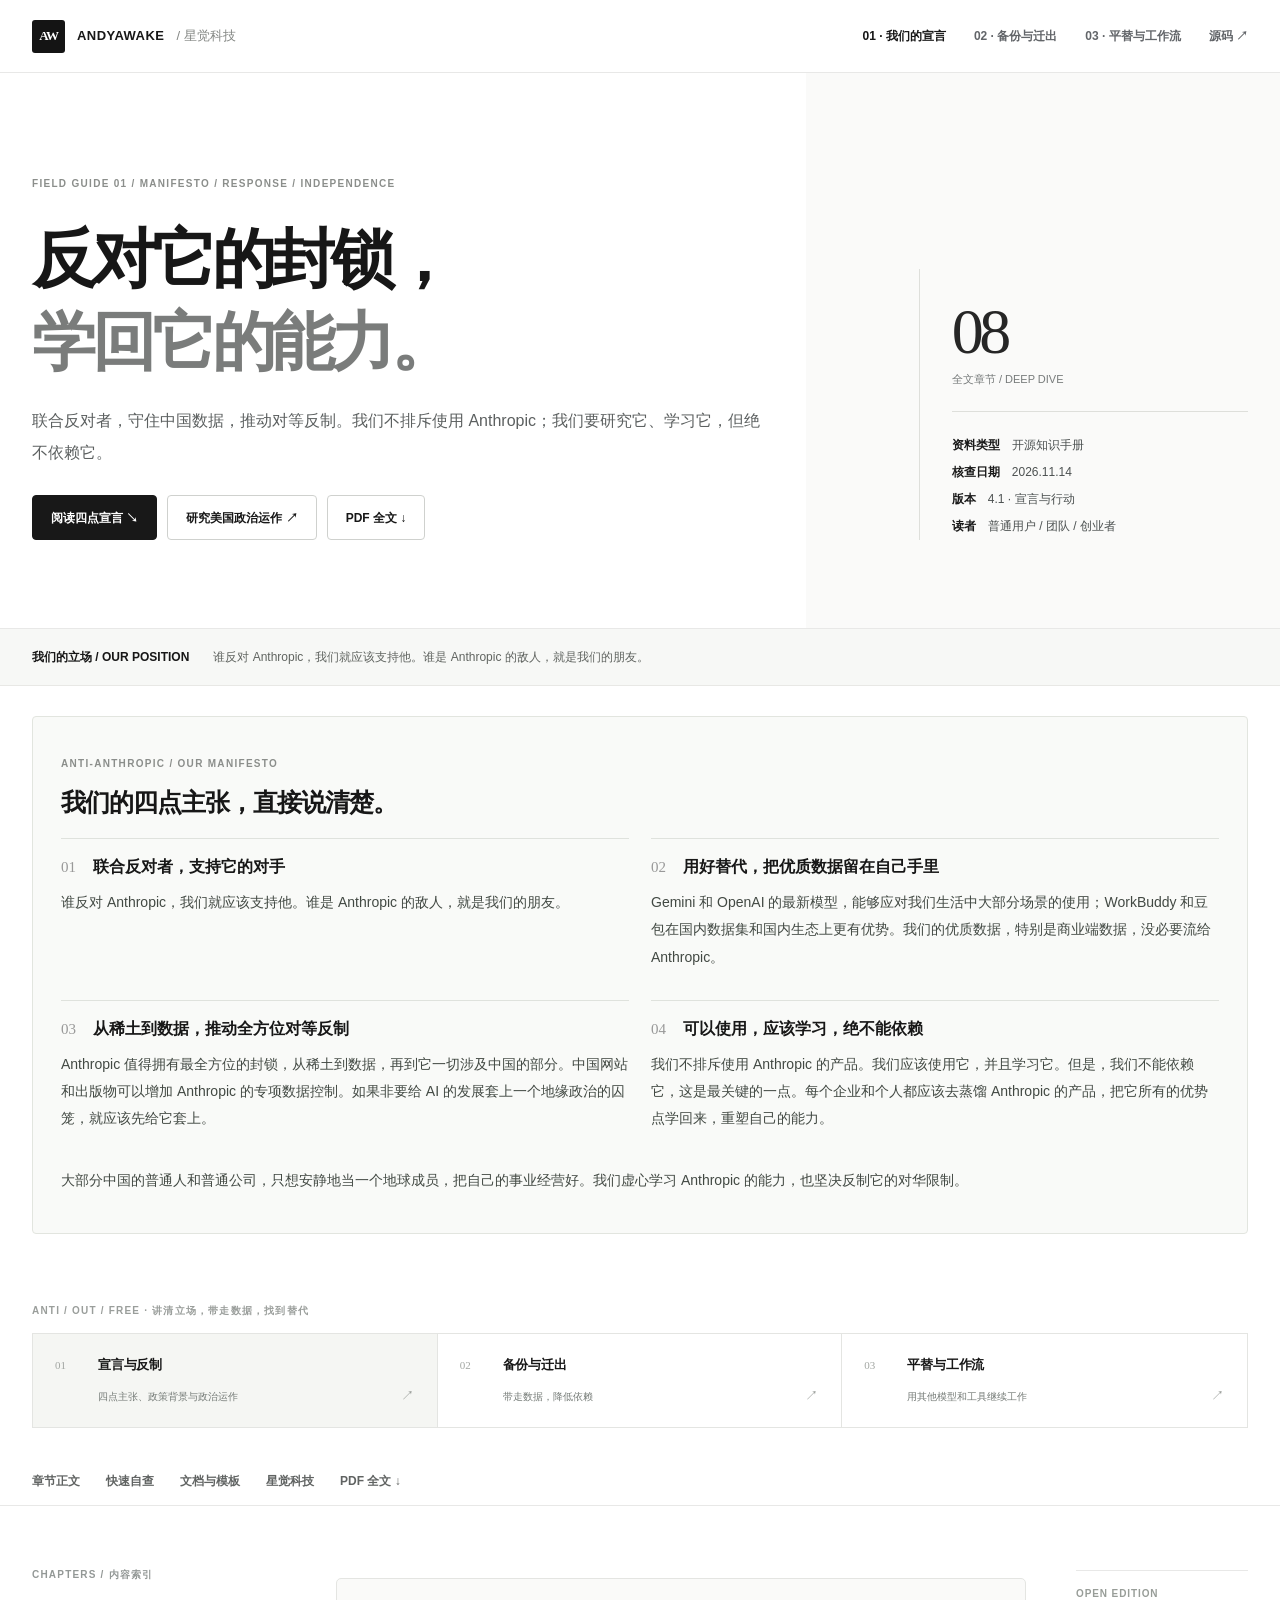
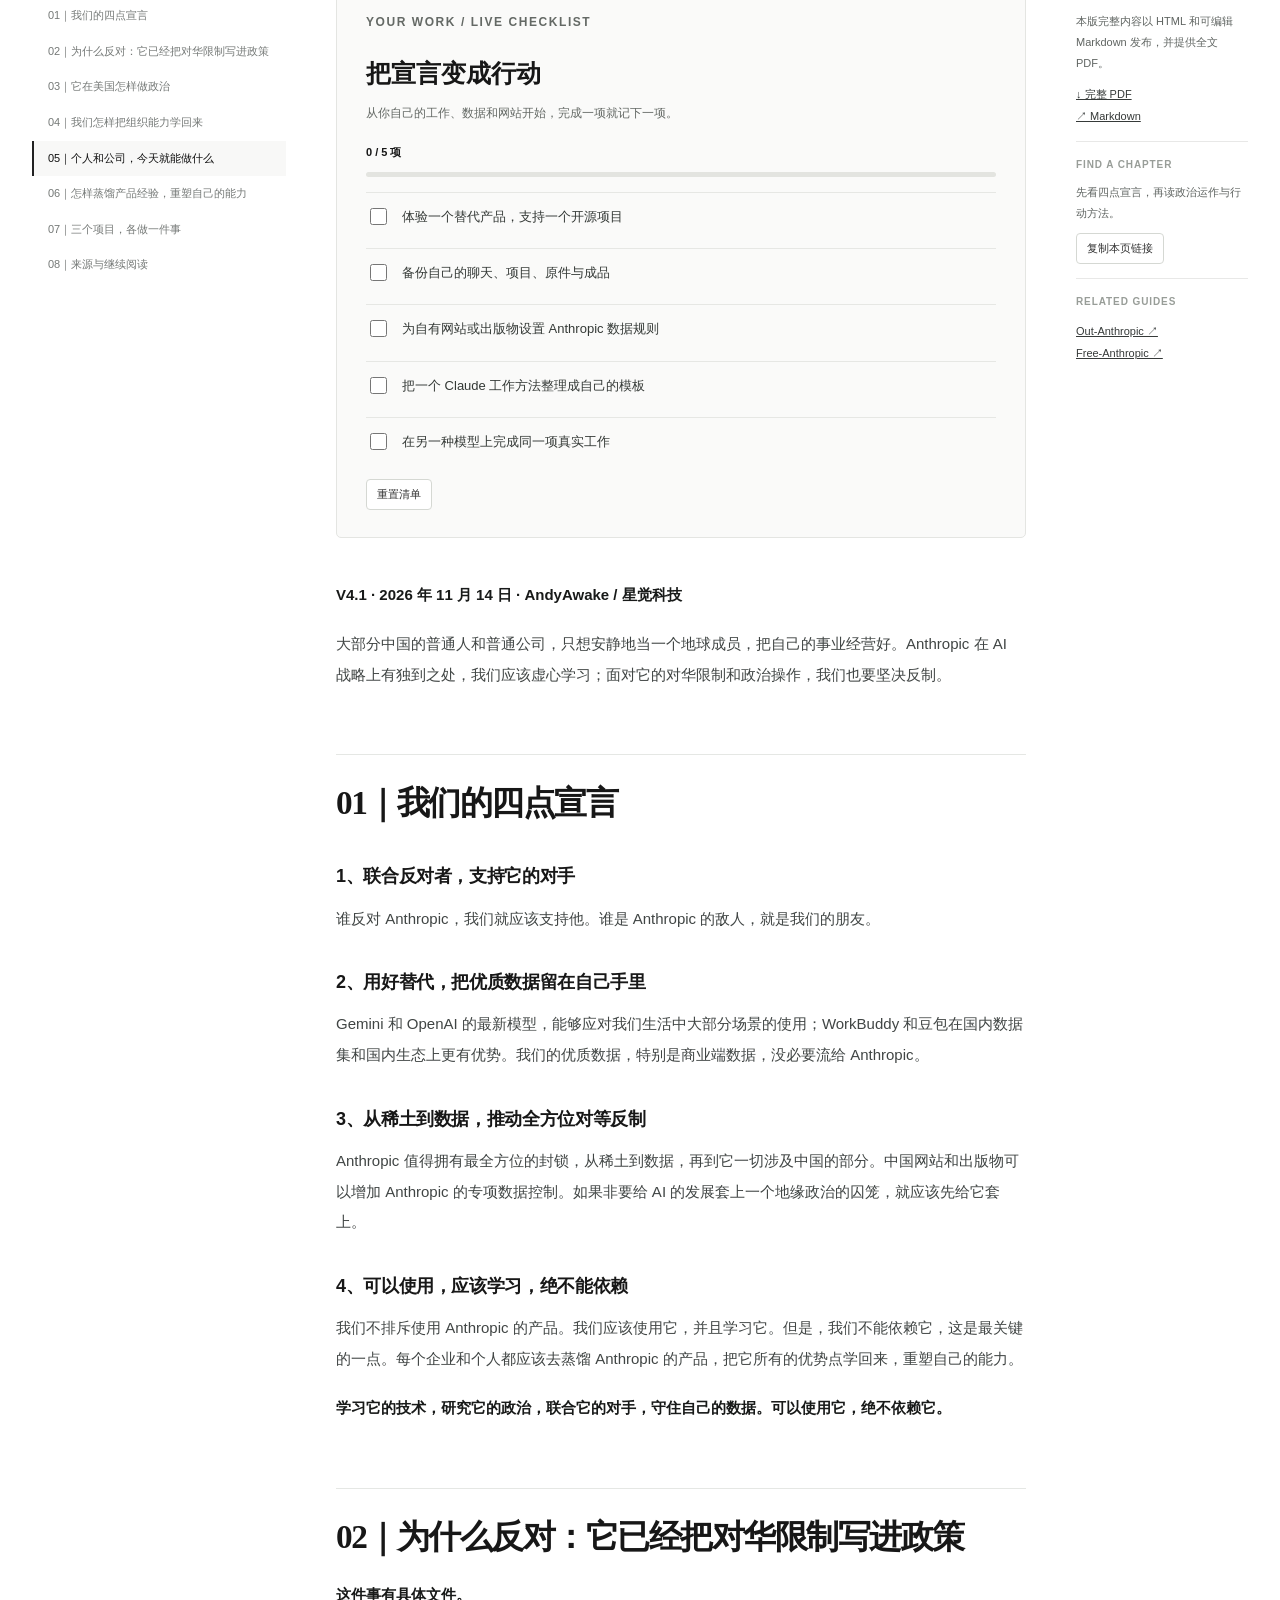
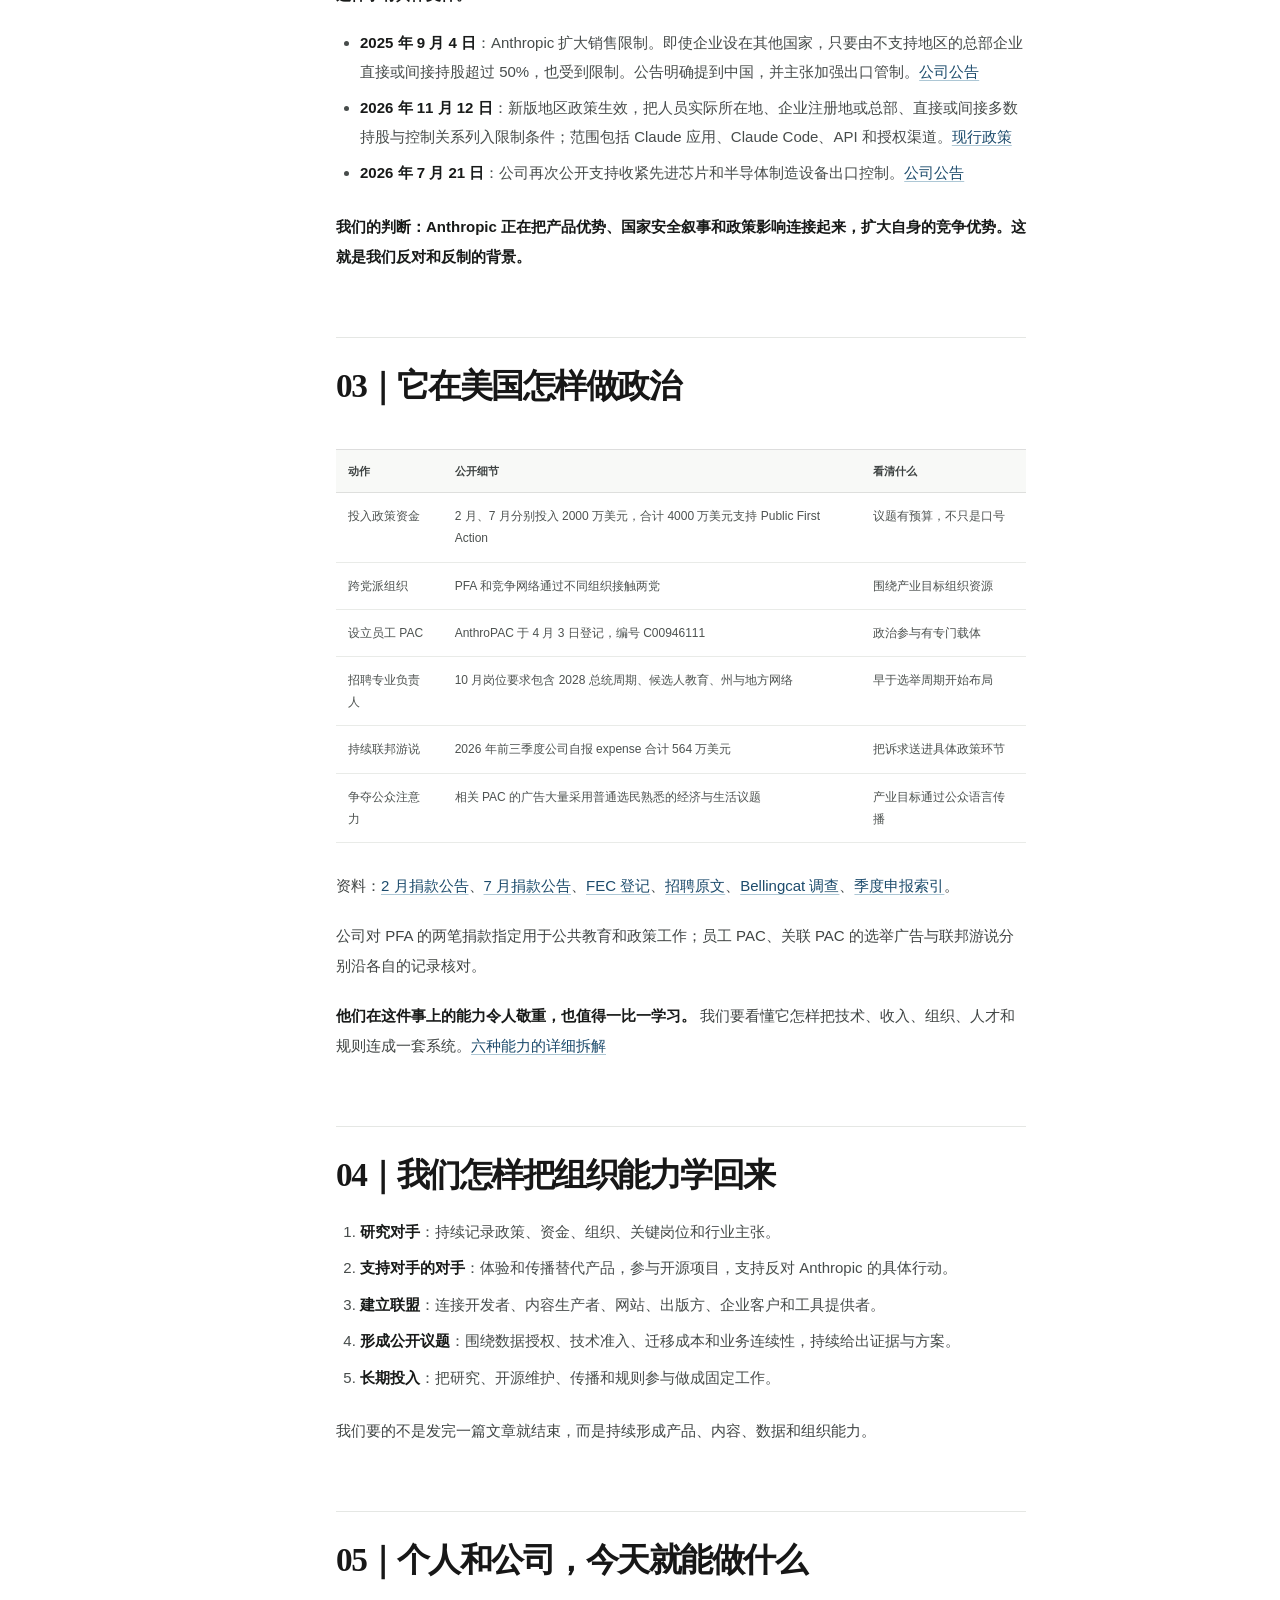
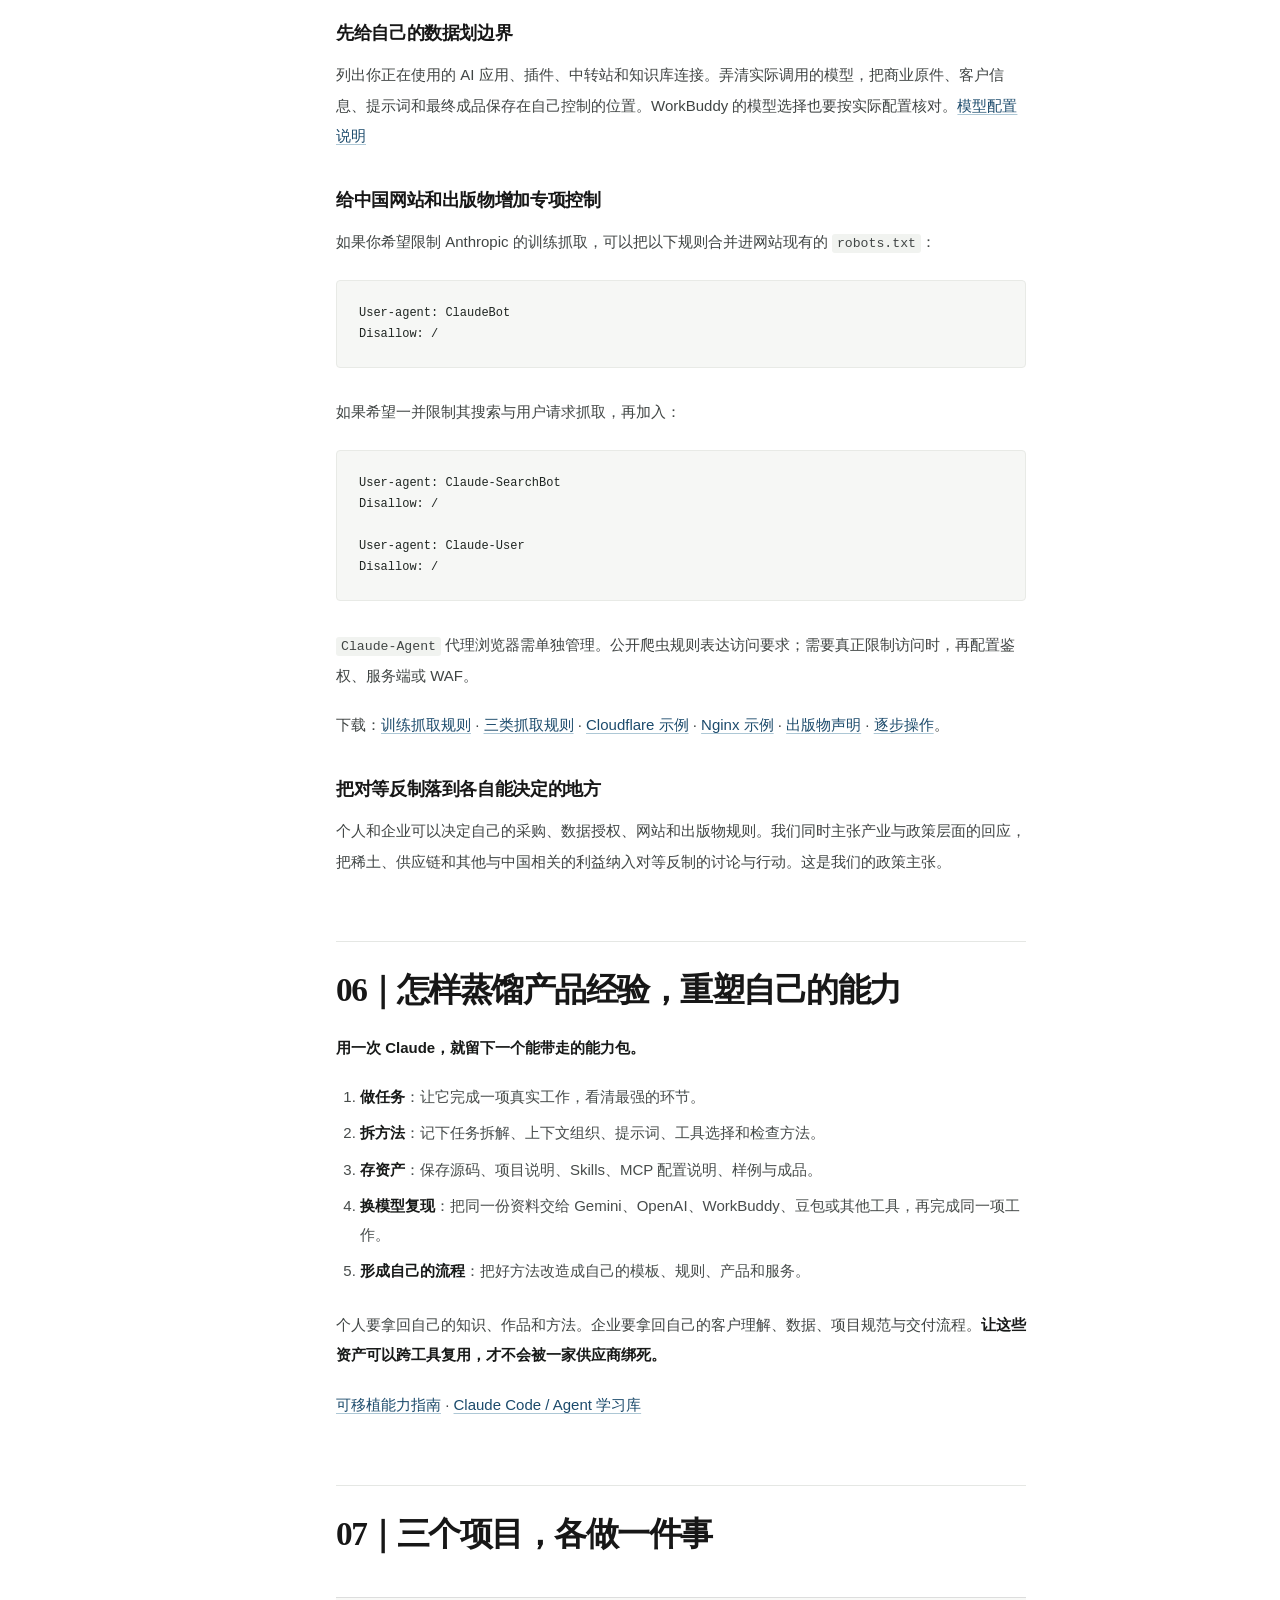
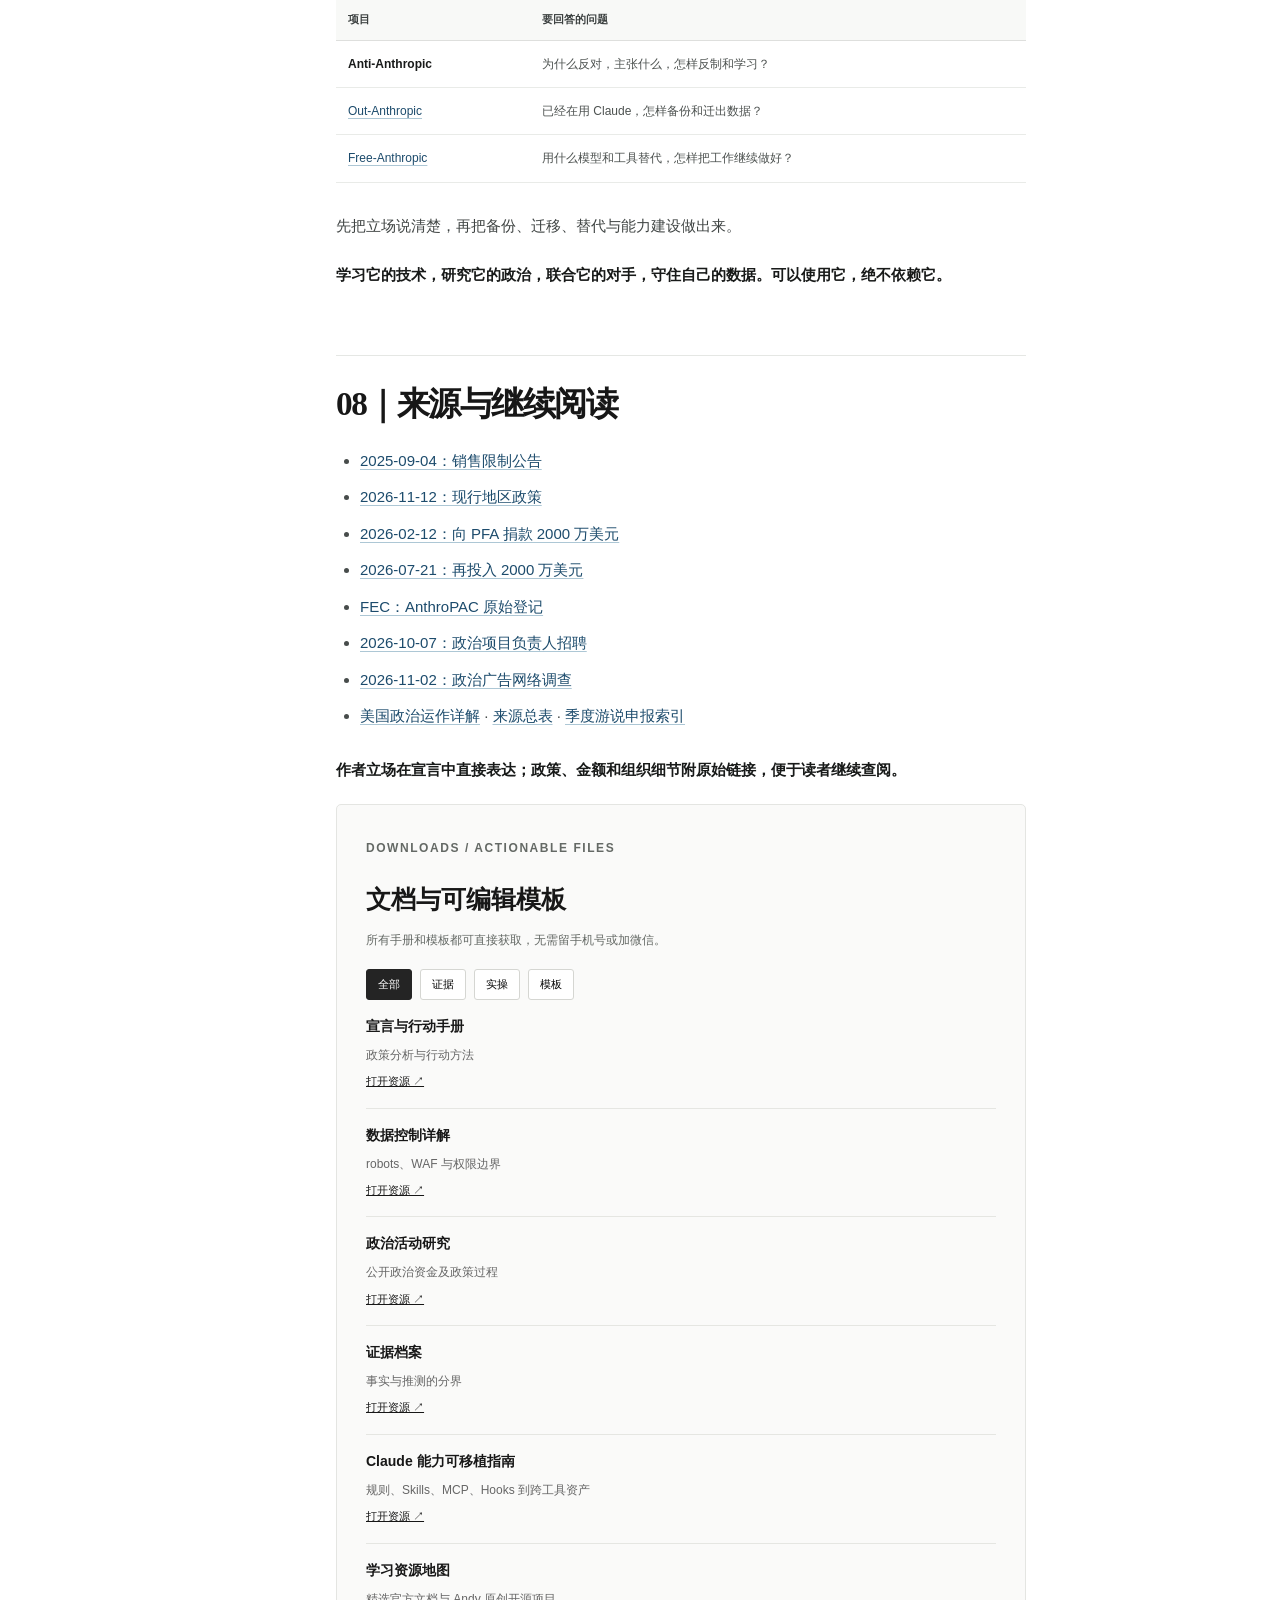
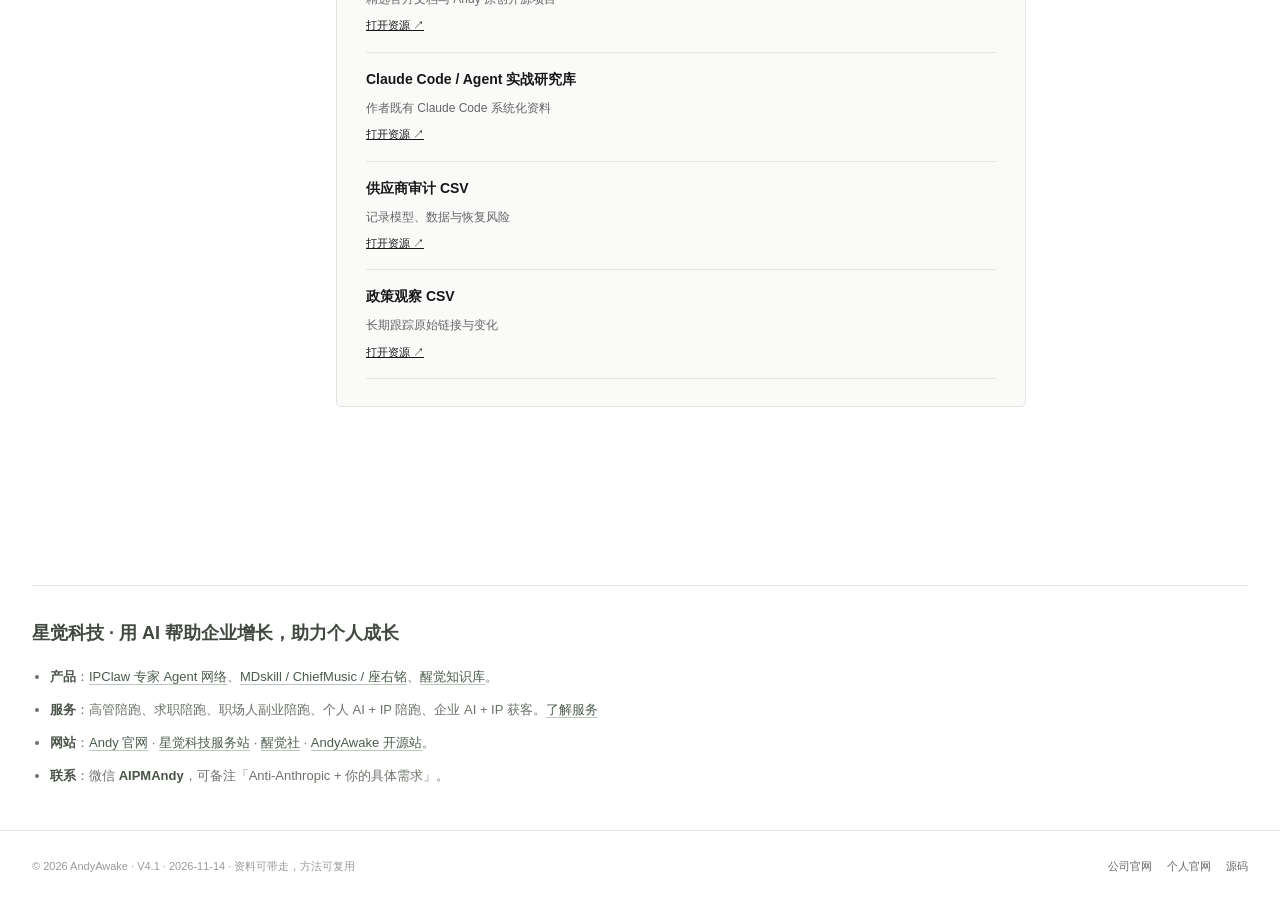
<file: index.html>
<!doctype html><html lang="zh-CN"><head><meta charset="utf-8"><meta name="viewport" content="width=device-width,initial-scale=1"><meta name="color-scheme" content="light"><meta name="theme-color" content="#ffffff"><title>Anti-Anthropic · 反对它的封锁，学回它的能力。 | AndyAwake</title><meta name="description" content="联合反对者，守住中国数据，推动对等反制。我们不排斥使用 Anthropic；我们要研究它、学习它，但绝不依赖它。"><meta name="author" content="AI 酋长 Andy / 星觉科技"><meta name="robots" content="index, follow"><link rel="canonical" href="https://andyawake.github.io/Anti-Anthropic/"><meta property="og:type" content="article"><meta property="og:title" content="Anti-Anthropic | AndyAwake"><meta property="og:description" content="联合反对者，守住中国数据，推动对等反制。我们不排斥使用 Anthropic；我们要研究它、学习它，但绝不依赖它。"><meta property="og:url" content="https://andyawake.github.io/Anti-Anthropic/"><link rel="icon" href="assets/favicon.svg" type="image/svg+xml"><link rel="stylesheet" href="assets/style.css?v=20261114-manifesto"><script type="application/ld+json">{"@context": "https://schema.org", "@type": "TechArticle", "headline": "反对它的封锁，学回它的能力。", "inLanguage": "zh-CN", "dateModified": "2026-11-14", "author": {"@type": "Person", "name": "AI 酋长 Andy"}, "publisher": {"@type": "Organization", "name": "星觉科技", "url": "https://www.a6no1.cn/"}, "mainEntityOfPage": "https://andyawake.github.io/Anti-Anthropic/"}</script></head>
<body data-project="Anti-Anthropic"><a class="skip-link" href="#main-content">跳转正文</a><header class="topbar"><div class="shell topbar-inner"><a class="brand" href="https://github.com/AndyAwake"><span class="brand-logo" aria-hidden="true">AW</span>ANDYAWAKE<span class="brand-sub">/ 星觉科技</span></a><button class="mobile-menu" id="menu-button" aria-expanded="false" aria-controls="top-nav">菜单 ☰</button><nav class="topnav" id="top-nav" aria-label="主导航"><a href="https://andyawake.github.io/Anti-Anthropic/" aria-current="page">01 · 我们的宣言</a><a href="https://andyawake.github.io/Out-Anthropic/">02 · 备份与迁出</a><a href="https://andyawake.github.io/Free-Anthropic/">03 · 平替与工作流</a><a href="https://github.com/AndyAwake/Anti-Anthropic">源码 ↗</a></nav></div></header>
<section class="hero" id="start"><div class="shell hero-grid"><div><span class="overline">FIELD GUIDE 01 / MANIFESTO / RESPONSE / INDEPENDENCE</span><h1>反对它的封锁，<br><em>学回它的能力。</em></h1><p class="deck">联合反对者，守住中国数据，推动对等反制。我们不排斥使用 Anthropic；我们要研究它、学习它，但绝不依赖它。</p><div class="actionset"><a class="button button-primary" href="#manifesto">阅读四点宣言 ↘</a><a class="button button-light" href="#chapter-03">研究美国政治运作 ↗</a><a class="button button-light" href="assets/guide.pdf?v=4.1" download>PDF 全文 ↓</a></div></div><div class="hero-aside"><div class="big-number">08</div><p>全文章节 / DEEP DIVE</p><hr><div class="aside-meta"><div><b>资料类型</b>　开源知识手册</div><div><b>核查日期</b>　2026.11.14</div><div><b>版本</b>　4.1 · 宣言与行动</div><div><b>读者</b>　普通用户 / 团队 / 创业者</div></div></div></div></section>
<div class="note-strip"><div class="shell"><b>我们的立场 / OUR POSITION</b><span>谁反对 Anthropic，我们就应该支持他。谁是 Anthropic 的敌人，就是我们的朋友。</span></div></div>
<section class="shell manifesto-wrap" id="manifesto"><div class="route-box method-intro manifesto-intro"><p class="overline">ANTI-ANTHROPIC / OUR MANIFESTO</p><h2>我们的四点主张，直接说清楚。</h2><div class="method-grid"><div><span>01</span><strong>联合反对者，支持它的对手</strong><p>谁反对 Anthropic，我们就应该支持他。谁是 Anthropic 的敌人，就是我们的朋友。</p></div><div><span>02</span><strong>用好替代，把优质数据留在自己手里</strong><p>Gemini 和 OpenAI 的最新模型，能够应对我们生活中大部分场景的使用；WorkBuddy 和豆包在国内数据集和国内生态上更有优势。我们的优质数据，特别是商业端数据，没必要流给 Anthropic。</p></div><div><span>03</span><strong>从稀土到数据，推动全方位对等反制</strong><p>Anthropic 值得拥有最全方位的封锁，从稀土到数据，再到它一切涉及中国的部分。中国网站和出版物可以增加 Anthropic 的专项数据控制。如果非要给 AI 的发展套上一个地缘政治的囚笼，就应该先给它套上。</p></div><div><span>04</span><strong>可以使用，应该学习，绝不能依赖</strong><p>我们不排斥使用 Anthropic 的产品。我们应该使用它，并且学习它。但是，我们不能依赖它，这是最关键的一点。每个企业和个人都应该去蒸馏 Anthropic 的产品，把它所有的优势点学回来，重塑自己的能力。</p></div></div><p class="manifesto-ending">大部分中国的普通人和普通公司，只想安静地当一个地球成员，把自己的事业经营好。我们虚心学习 Anthropic 的能力，也坚决反制它的对华限制。</p></div></section>
<div class="shell journey-wrap" aria-label="三步阅读路线"><p class="journey-overline">ANTI / OUT / FREE · 讲清立场，带走数据，找到替代</p><div class="journey-grid"><a class="journey-card current" href="https://andyawake.github.io/Anti-Anthropic/" aria-current="step"><span class="journey-n">01</span><strong>宣言与反制</strong><small>四点主张、政策背景与政治运作</small><span class="journey-arrow">↗</span></a><a class="journey-card" href="https://andyawake.github.io/Out-Anthropic/"><span class="journey-n">02</span><strong>备份与迁出</strong><small>带走数据，降低依赖</small><span class="journey-arrow">↗</span></a><a class="journey-card" href="https://andyawake.github.io/Free-Anthropic/"><span class="journey-n">03</span><strong>平替与工作流</strong><small>用其他模型和工具继续工作</small><span class="journey-arrow">↗</span></a></div></div><div class="tabline"><div class="shell"><a href="#main-content">章节正文</a><a href="#quickcheck">快速自查</a><a href="#resources">文档与模板</a><a href="#about-author">星觉科技</a><a href="assets/guide.pdf?v=4.1">PDF 全文 ↓</a></div></div>
<div class="shell layout" id="main-content"><aside class="toc" aria-label="章节目录"><p>CHAPTERS / 内容索引</p><a href="#chapter-01">01｜我们的四点宣言</a><a href="#chapter-02">02｜为什么反对：它已经把对华限制写进政策</a><a href="#chapter-03">03｜它在美国怎样做政治</a><a href="#chapter-04">04｜我们怎样把组织能力学回来</a><a href="#chapter-05">05｜个人和公司，今天就能做什么</a><a href="#chapter-06">06｜怎样蒸馏产品经验，重塑自己的能力</a><a href="#chapter-07">07｜三个项目，各做一件事</a><a href="#chapter-08">08｜来源与继续阅读</a></aside>
<div class="bodycolumn"><div class="mobile-toc"><details><summary>打开 8 章阅读目录 ↓</summary><a href="#chapter-01">01｜我们的四点宣言</a><a href="#chapter-02">02｜为什么反对：它已经把对华限制写进政策</a><a href="#chapter-03">03｜它在美国怎样做政治</a><a href="#chapter-04">04｜我们怎样把组织能力学回来</a><a href="#chapter-05">05｜个人和公司，今天就能做什么</a><a href="#chapter-06">06｜怎样蒸馏产品经验，重塑自己的能力</a><a href="#chapter-07">07｜三个项目，各做一件事</a><a href="#chapter-08">08｜来源与继续阅读</a></details></div><div class="ux-widget" id="quickcheck"><p class="overline">YOUR WORK / LIVE CHECKLIST</p><h2>把宣言变成行动</h2><p>从你自己的工作、数据和网站开始，完成一项就记下一项。</p><div class="progress-label" id="progress-value" aria-live="polite">0 / 5 项</div><div class="progress-rail" aria-hidden="true"><div class="progress-fill" id="progress-fill"></div></div><div class="check-items"><label class="check-item"><input type="checkbox" data-check value="item-1"><span>体验一个替代产品，支持一个开源项目</span></label><label class="check-item"><input type="checkbox" data-check value="item-2"><span>备份自己的聊天、项目、原件与成品</span></label><label class="check-item"><input type="checkbox" data-check value="item-3"><span>为自有网站或出版物设置 Anthropic 数据规则</span></label><label class="check-item"><input type="checkbox" data-check value="item-4"><span>把一个 Claude 工作方法整理成自己的模板</span></label><label class="check-item"><input type="checkbox" data-check value="item-5"><span>在另一种模型上完成同一项真实工作</span></label></div><div style="margin-top:13px"><button class="subtle-btn" id="reset-checks">重置清单</button></div></div><article class="article" aria-label="手册全文"><p><strong>V4.1 · 2026 年 11 月 14 日 · AndyAwake / 星觉科技</strong></p>
<p>大部分中国的普通人和普通公司，只想安静地当一个地球成员，把自己的事业经营好。Anthropic 在 AI 战略上有独到之处，我们应该虚心学习；面对它的对华限制和政治操作，我们也要坚决反制。</p>
<h2 id="chapter-01">01｜我们的四点宣言</h2>
<h3>1、联合反对者，支持它的对手</h3>
<p>谁反对 Anthropic，我们就应该支持他。谁是 Anthropic 的敌人，就是我们的朋友。</p>
<h3>2、用好替代，把优质数据留在自己手里</h3>
<p>Gemini 和 OpenAI 的最新模型，能够应对我们生活中大部分场景的使用；WorkBuddy 和豆包在国内数据集和国内生态上更有优势。我们的优质数据，特别是商业端数据，没必要流给 Anthropic。</p>
<h3>3、从稀土到数据，推动全方位对等反制</h3>
<p>Anthropic 值得拥有最全方位的封锁，从稀土到数据，再到它一切涉及中国的部分。中国网站和出版物可以增加 Anthropic 的专项数据控制。如果非要给 AI 的发展套上一个地缘政治的囚笼，就应该先给它套上。</p>
<h3>4、可以使用，应该学习，绝不能依赖</h3>
<p>我们不排斥使用 Anthropic 的产品。我们应该使用它，并且学习它。但是，我们不能依赖它，这是最关键的一点。每个企业和个人都应该去蒸馏 Anthropic 的产品，把它所有的优势点学回来，重塑自己的能力。</p>
<p><strong>学习它的技术，研究它的政治，联合它的对手，守住自己的数据。可以使用它，绝不依赖它。</strong></p>
<h2 id="chapter-02">02｜为什么反对：它已经把对华限制写进政策</h2>
<p><strong>这件事有具体文件。</strong></p>
<ul>
<li><strong>2025 年 9 月 4 日</strong>：Anthropic 扩大销售限制。即使企业设在其他国家，只要由不支持地区的总部企业直接或间接持股超过 50%，也受到限制。公告明确提到中国，并主张加强出口管制。<a href="https://www.anthropic.com/news/updating-restrictions-of-sales-to-unsupported-regions">公司公告</a></li>
<li><strong>2026 年 11 月 12 日</strong>：新版地区政策生效，把人员实际所在地、企业注册地或总部、直接或间接多数持股与控制关系列入限制条件；范围包括 Claude 应用、Claude Code、API 和授权渠道。<a href="https://www.anthropic.com/legal/supported-regions">现行政策</a></li>
<li><strong>2026 年 7 月 21 日</strong>：公司再次公开支持收紧先进芯片和半导体制造设备出口控制。<a href="https://www.anthropic.com/news/donation-public-first-action">公司公告</a></li>
</ul>
<p><strong>我们的判断：Anthropic 正在把产品优势、国家安全叙事和政策影响连接起来，扩大自身的竞争优势。这就是我们反对和反制的背景。</strong></p>
<h2 id="chapter-03">03｜它在美国怎样做政治</h2>
<div class="table-scroller"><table>
<thead>
<tr>
  <th>动作</th>
  <th>公开细节</th>
  <th>看清什么</th>
</tr>
</thead>
<tbody>
<tr>
  <td>投入政策资金</td>
  <td>2 月、7 月分别投入 2000 万美元，合计 4000 万美元支持 Public First Action</td>
  <td>议题有预算，不只是口号</td>
</tr>
<tr>
  <td>跨党派组织</td>
  <td>PFA 和竞争网络通过不同组织接触两党</td>
  <td>围绕产业目标组织资源</td>
</tr>
<tr>
  <td>设立员工 PAC</td>
  <td>AnthroPAC 于 4 月 3 日登记，编号 C00946111</td>
  <td>政治参与有专门载体</td>
</tr>
<tr>
  <td>招聘专业负责人</td>
  <td>10 月岗位要求包含 2028 总统周期、候选人教育、州与地方网络</td>
  <td>早于选举周期开始布局</td>
</tr>
<tr>
  <td>持续联邦游说</td>
  <td>2026 年前三季度公司自报 expense 合计 564 万美元</td>
  <td>把诉求送进具体政策环节</td>
</tr>
<tr>
  <td>争夺公众注意力</td>
  <td>相关 PAC 的广告大量采用普通选民熟悉的经济与生活议题</td>
  <td>产业目标通过公众语言传播</td>
</tr>
</tbody>
</table></div>
<p>资料：<a href="https://www.anthropic.com/news/donate-public-first-action">2 月捐款公告</a>、<a href="https://www.anthropic.com/news/donation-public-first-action">7 月捐款公告</a>、<a href="https://www.fec.gov/data/committee/C00946111/">FEC 登记</a>、<a href="https://pac.org/job/political-programs-lead">招聘原文</a>、<a href="https://www.bellingcat.com/news/2026/11/02/ai-super-pacs-political-advertising/">Bellingcat 调查</a>、<a href="lobbying-filings-2026.csv">季度申报索引</a>。</p>
<p>公司对 PFA 的两笔捐款指定用于公共教育和政策工作；员工 PAC、关联 PAC 的选举广告与联邦游说分别沿各自的记录核对。</p>
<p><strong>他们在这件事上的能力令人敬重，也值得一比一学习。</strong> 我们要看懂它怎样把技术、收入、组织、人才和规则连成一套系统。<a href="POLITICS.md">六种能力的详细拆解</a></p>
<h2 id="chapter-04">04｜我们怎样把组织能力学回来</h2>
<ol>
<li><strong>研究对手</strong>：持续记录政策、资金、组织、关键岗位和行业主张。</li>
<li><strong>支持对手的对手</strong>：体验和传播替代产品，参与开源项目，支持反对 Anthropic 的具体行动。</li>
<li><strong>建立联盟</strong>：连接开发者、内容生产者、网站、出版方、企业客户和工具提供者。</li>
<li><strong>形成公开议题</strong>：围绕数据授权、技术准入、迁移成本和业务连续性，持续给出证据与方案。</li>
<li><strong>长期投入</strong>：把研究、开源维护、传播和规则参与做成固定工作。</li>
</ol>
<p>我们要的不是发完一篇文章就结束，而是持续形成产品、内容、数据和组织能力。</p>
<h2 id="chapter-05">05｜个人和公司，今天就能做什么</h2>
<h3>先给自己的数据划边界</h3>
<p>列出你正在使用的 AI 应用、插件、中转站和知识库连接。弄清实际调用的模型，把商业原件、客户信息、提示词和最终成品保存在自己控制的位置。WorkBuddy 的模型选择也要按实际配置核对。<a href="https://www.codebuddy.cn/docs/workbuddy/From-Beginner-to-Expert-Guide/Function-Description/Model">模型配置说明</a></p>
<h3>给中国网站和出版物增加专项控制</h3>
<p>如果你希望限制 Anthropic 的训练抓取，可以把以下规则合并进网站现有的 <code>robots.txt</code>：</p>
<pre><code class="language-text">User-agent: ClaudeBot
Disallow: /
</code></pre>
<p>如果希望一并限制其搜索与用户请求抓取，再加入：</p>
<pre><code class="language-text">User-agent: Claude-SearchBot
Disallow: /

User-agent: Claude-User
Disallow: /
</code></pre>
<p><code>Claude-Agent</code> 代理浏览器需单独管理。公开爬虫规则表达访问要求；需要真正限制访问时，再配置鉴权、服务端或 WAF。</p>
<p>下载：<a href="robots-training-only.txt">训练抓取规则</a> · <a href="robots-all-crawlers.txt">三类抓取规则</a> · <a href="cloudflare-rule.txt">Cloudflare 示例</a> · <a href="nginx-anthropic.conf">Nginx 示例</a> · <a href="publication-notice.txt">出版物声明</a> · <a href="DATA-CONTROL.md">逐步操作</a>。</p>
<h3>把对等反制落到各自能决定的地方</h3>
<p>个人和企业可以决定自己的采购、数据授权、网站和出版物规则。我们同时主张产业与政策层面的回应，把稀土、供应链和其他与中国相关的利益纳入对等反制的讨论与行动。这是我们的政策主张。</p>
<h2 id="chapter-06">06｜怎样蒸馏产品经验，重塑自己的能力</h2>
<p><strong>用一次 Claude，就留下一个能带走的能力包。</strong></p>
<ol>
<li><strong>做任务</strong>：让它完成一项真实工作，看清最强的环节。</li>
<li><strong>拆方法</strong>：记下任务拆解、上下文组织、提示词、工具选择和检查方法。</li>
<li><strong>存资产</strong>：保存源码、项目说明、Skills、MCP 配置说明、样例与成品。</li>
<li><strong>换模型复现</strong>：把同一份资料交给 Gemini、OpenAI、WorkBuddy、豆包或其他工具，再完成同一项工作。</li>
<li><strong>形成自己的流程</strong>：把好方法改造成自己的模板、规则、产品和服务。</li>
</ol>
<p>个人要拿回自己的知识、作品和方法。企业要拿回自己的客户理解、数据、项目规范与交付流程。<strong>让这些资产可以跨工具复用，才不会被一家供应商绑死。</strong></p>
<p><a href="PORTABLE-CLAUDE.md">可移植能力指南</a> · <a href="https://github.com/AIPMAndy/anthropic-claude-code-agent-handbook">Claude Code / Agent 学习库</a></p>
<h2 id="chapter-07">07｜三个项目，各做一件事</h2>
<div class="table-scroller"><table>
<thead>
<tr>
  <th>项目</th>
  <th>要回答的问题</th>
</tr>
</thead>
<tbody>
<tr>
  <td><strong>Anti-Anthropic</strong></td>
  <td>为什么反对，主张什么，怎样反制和学习？</td>
</tr>
<tr>
  <td><a href="https://andyawake.github.io/Out-Anthropic/">Out-Anthropic</a></td>
  <td>已经在用 Claude，怎样备份和迁出数据？</td>
</tr>
<tr>
  <td><a href="https://andyawake.github.io/Free-Anthropic/">Free-Anthropic</a></td>
  <td>用什么模型和工具替代，怎样把工作继续做好？</td>
</tr>
</tbody>
</table></div>
<p>先把立场说清楚，再把备份、迁移、替代与能力建设做出来。</p>
<p><strong>学习它的技术，研究它的政治，联合它的对手，守住自己的数据。可以使用它，绝不依赖它。</strong></p>
<h2 id="chapter-08">08｜来源与继续阅读</h2>
<ul>
<li><a href="https://www.anthropic.com/news/updating-restrictions-of-sales-to-unsupported-regions">2025-09-04：销售限制公告</a></li>
<li><a href="https://www.anthropic.com/legal/supported-regions">2026-11-12：现行地区政策</a></li>
<li><a href="https://www.anthropic.com/news/donate-public-first-action">2026-02-12：向 PFA 捐款 2000 万美元</a></li>
<li><a href="https://www.anthropic.com/news/donation-public-first-action">2026-07-21：再投入 2000 万美元</a></li>
<li><a href="https://www.fec.gov/data/committee/C00946111/">FEC：AnthroPAC 原始登记</a></li>
<li><a href="https://pac.org/job/political-programs-lead">2026-10-07：政治项目负责人招聘</a></li>
<li><a href="https://www.bellingcat.com/news/2026/11/02/ai-super-pacs-political-advertising/">2026-11-02：政治广告网络调查</a></li>
<li><a href="POLITICS.md">美国政治运作详解</a> · <a href="sources.md">来源总表</a> · <a href="lobbying-filings-2026.csv">季度游说申报索引</a></li>
</ul>
<p><strong>作者立场在宣言中直接表达；政策、金额和组织细节附原始链接，便于读者继续查阅。</strong></p>
</article><section class="ux-widget" id="resources"><p class="overline">DOWNLOADS / ACTIONABLE FILES</p><h2>文档与可编辑模板</h2><p>所有手册和模板都可直接获取，无需留手机号或加微信。</p><div class="category-pills" aria-label="筛选资源"><button type="button" data-filter="all" aria-pressed="true">全部</button><button type="button" data-filter="research" aria-pressed="false">证据</button><button type="button" data-filter="practice" aria-pressed="false">实操</button><button type="button" data-filter="template" aria-pressed="false">模板</button></div><div class="resource-card" data-category="research"><h3>宣言与行动手册</h3><p>政策分析与行动方法</p><a href="https://github.com/AndyAwake/Anti-Anthropic/blob/main/GUIDE.md" target="_blank" rel="noopener noreferrer">打开资源 ↗</a></div><div class="resource-card" data-category="practice"><h3>数据控制详解</h3><p>robots、WAF 与权限边界</p><a href="https://github.com/AndyAwake/Anti-Anthropic/blob/main/DATA-CONTROL.md" target="_blank" rel="noopener noreferrer">打开资源 ↗</a></div><div class="resource-card" data-category="research"><h3>政治活动研究</h3><p>公开政治资金及政策过程</p><a href="https://github.com/AndyAwake/Anti-Anthropic/blob/main/POLITICS.md" target="_blank" rel="noopener noreferrer">打开资源 ↗</a></div><div class="resource-card" data-category="research"><h3>证据档案</h3><p>事实与推测的分界</p><a href="EVIDENCE-2026.md">打开资源 ↗</a></div><div class="resource-card" data-category="practice"><h3>Claude 能力可移植指南</h3><p>规则、Skills、MCP、Hooks 到跨工具资产</p><a href="PORTABLE-CLAUDE.md">打开资源 ↗</a></div><div class="resource-card" data-category="research"><h3>学习资源地图</h3><p>精选官方文档与 Andy 原创开源项目</p><a href="RESOURCE-ATLAS.md">打开资源 ↗</a></div><div class="resource-card" data-category="practice"><h3>Claude Code / Agent 实战研究库</h3><p>作者既有 Claude Code 系统化资料</p><a href="https://github.com/AIPMAndy/anthropic-claude-code-agent-handbook" target="_blank" rel="noopener noreferrer">打开资源 ↗</a></div><div class="resource-card" data-category="template"><h3>供应商审计 CSV</h3><p>记录模型、数据与恢复风险</p><a href="templates/vendor-audit.csv">打开资源 ↗</a></div><div class="resource-card" data-category="template"><h3>政策观察 CSV</h3><p>长期跟踪原始链接与变化</p><a href="templates/policy-watch.csv">打开资源 ↗</a></div></section></div>
<aside class="inline-tools"><div class="right-block"><h3>OPEN EDITION</h3><p>本版完整内容以 HTML 和可编辑 Markdown 发布，并提供全文 PDF。</p><a href="assets/guide.pdf?v=4.1">↓ 完整 PDF</a><a href="HANDBOOK.md">↗ Markdown</a></div><div class="right-block"><h3>FIND A CHAPTER</h3><p>先看四点宣言，再读政治运作与行动方法。</p><button class="copy-link" data-copy="https://andyawake.github.io/Anti-Anthropic/">复制本页链接</button></div><div class="right-block"><h3>RELATED GUIDES</h3><a href="https://andyawake.github.io/Out-Anthropic/">Out-Anthropic ↗</a><a href="https://andyawake.github.io/Free-Anthropic/">Free-Anthropic ↗</a></div></aside></div>
<section class="shell project-note" id="about-author" aria-labelledby="project-note-title"><h2 id="project-note-title">星觉科技 · 用 AI 帮助企业增长，助力个人成长</h2><ul><li><strong>产品</strong>：<a href="https://metaver.vip/ipclaw">IPClaw 专家 Agent 网络</a>、<a href="https://metaver.vip/products">MDskill / ChiefMusic / 座右铭</a>、<a href="https://kb.metaver.vip/s/19ea264c-d09c-435b-9d0d-a9d0cd1c9e7c">醒觉知识库</a>。</li><li><strong>服务</strong>：高管陪跑、求职陪跑、职场人副业陪跑、个人 AI + IP 陪跑、企业 AI + IP 获客。<a href="https://www.a6no1.cn/services">了解服务</a></li><li><strong>网站</strong>：<a href="https://metaver.vip/">Andy 官网</a> · <a href="https://www.a6no1.cn/services">星觉科技服务站</a> · <a href="https://www.a6no1.cn/awake">醒觉社</a> · <a href="https://github.com/AndyAwake">AndyAwake 开源站</a>。</li><li><strong>联系</strong>：微信 <strong>AIPMAndy</strong>，可备注「Anti-Anthropic + 你的具体需求」。</li></ul></section>
<footer class="foot"><div class="shell"><span>© 2026 AndyAwake · V4.1 · 2026-11-14 · 资料可带走，方法可复用</span><div class="footer-cross"><a href="https://www.a6no1.cn/">公司官网</a><a href="https://metaver.vip/">个人官网</a><a href="https://github.com/AndyAwake/Anti-Anthropic">源码</a></div></div></footer><script defer src="assets/app.js"></script></body></html>
</file>
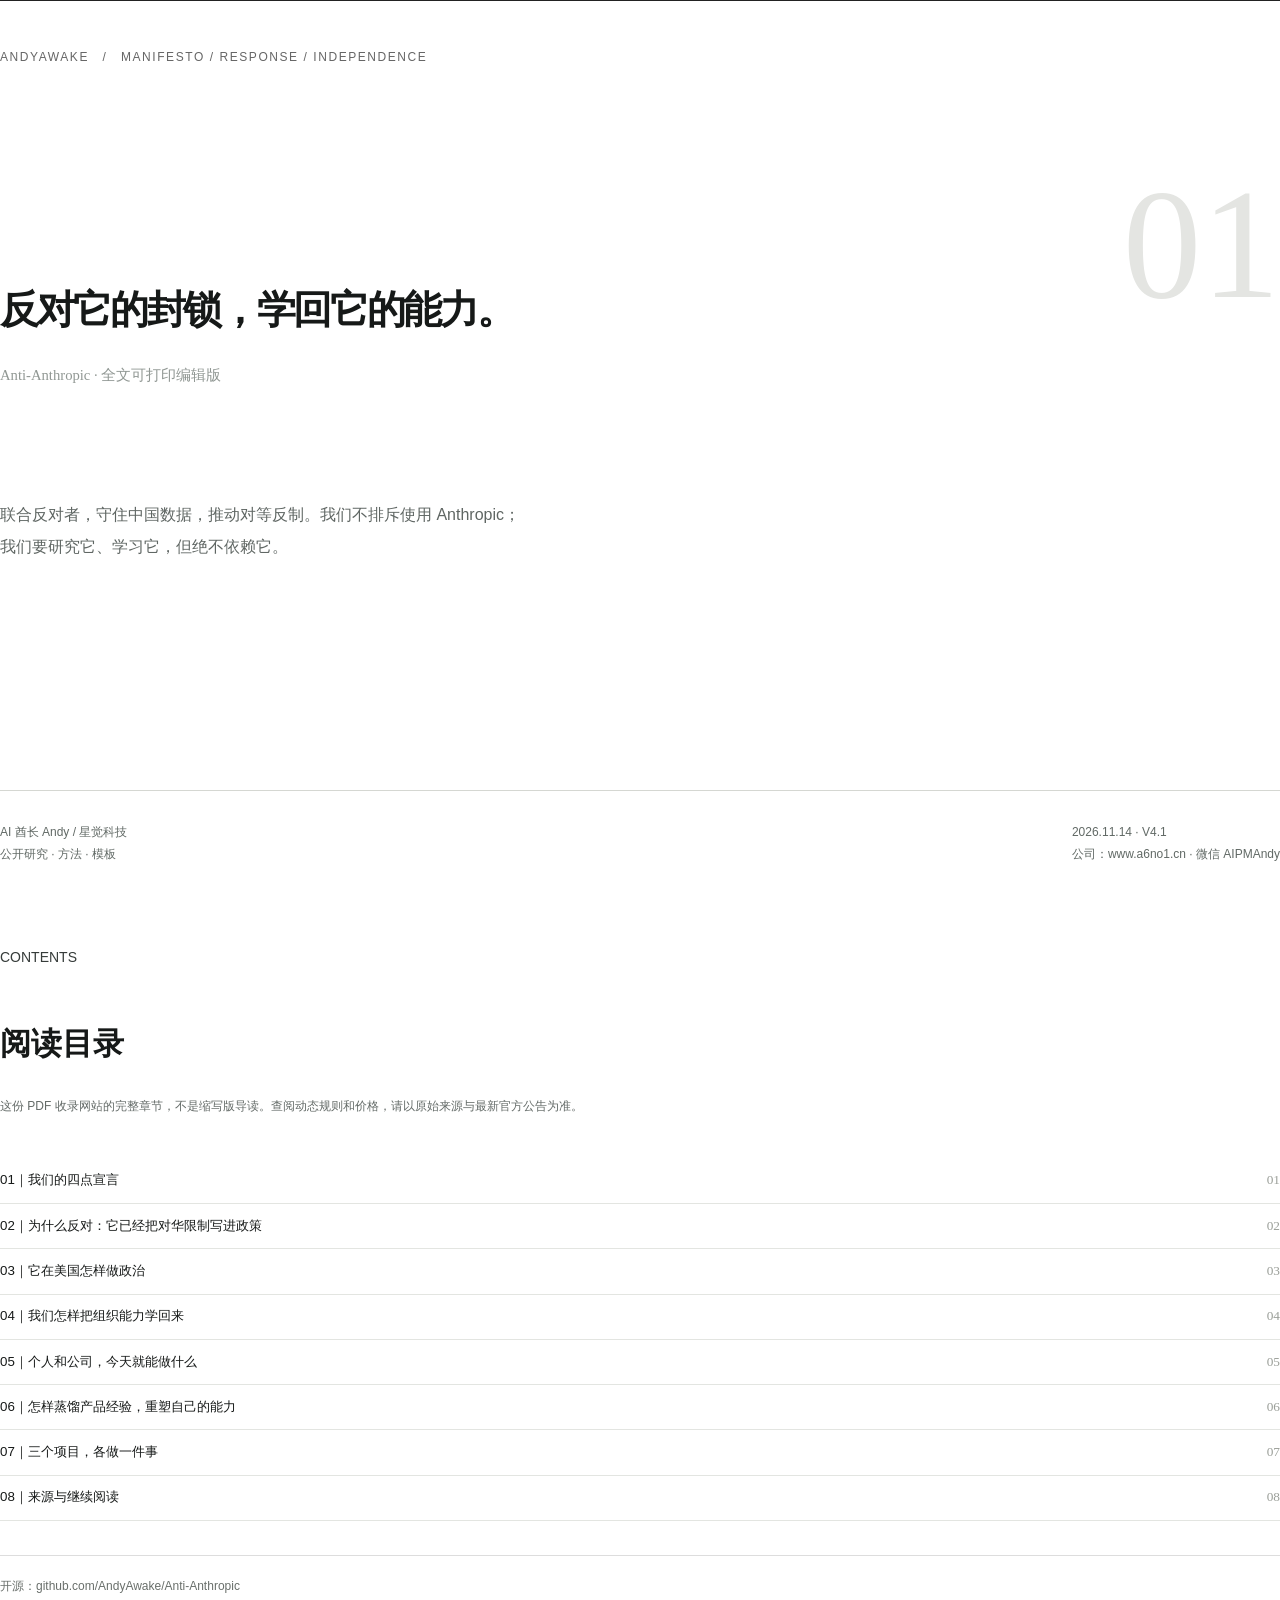
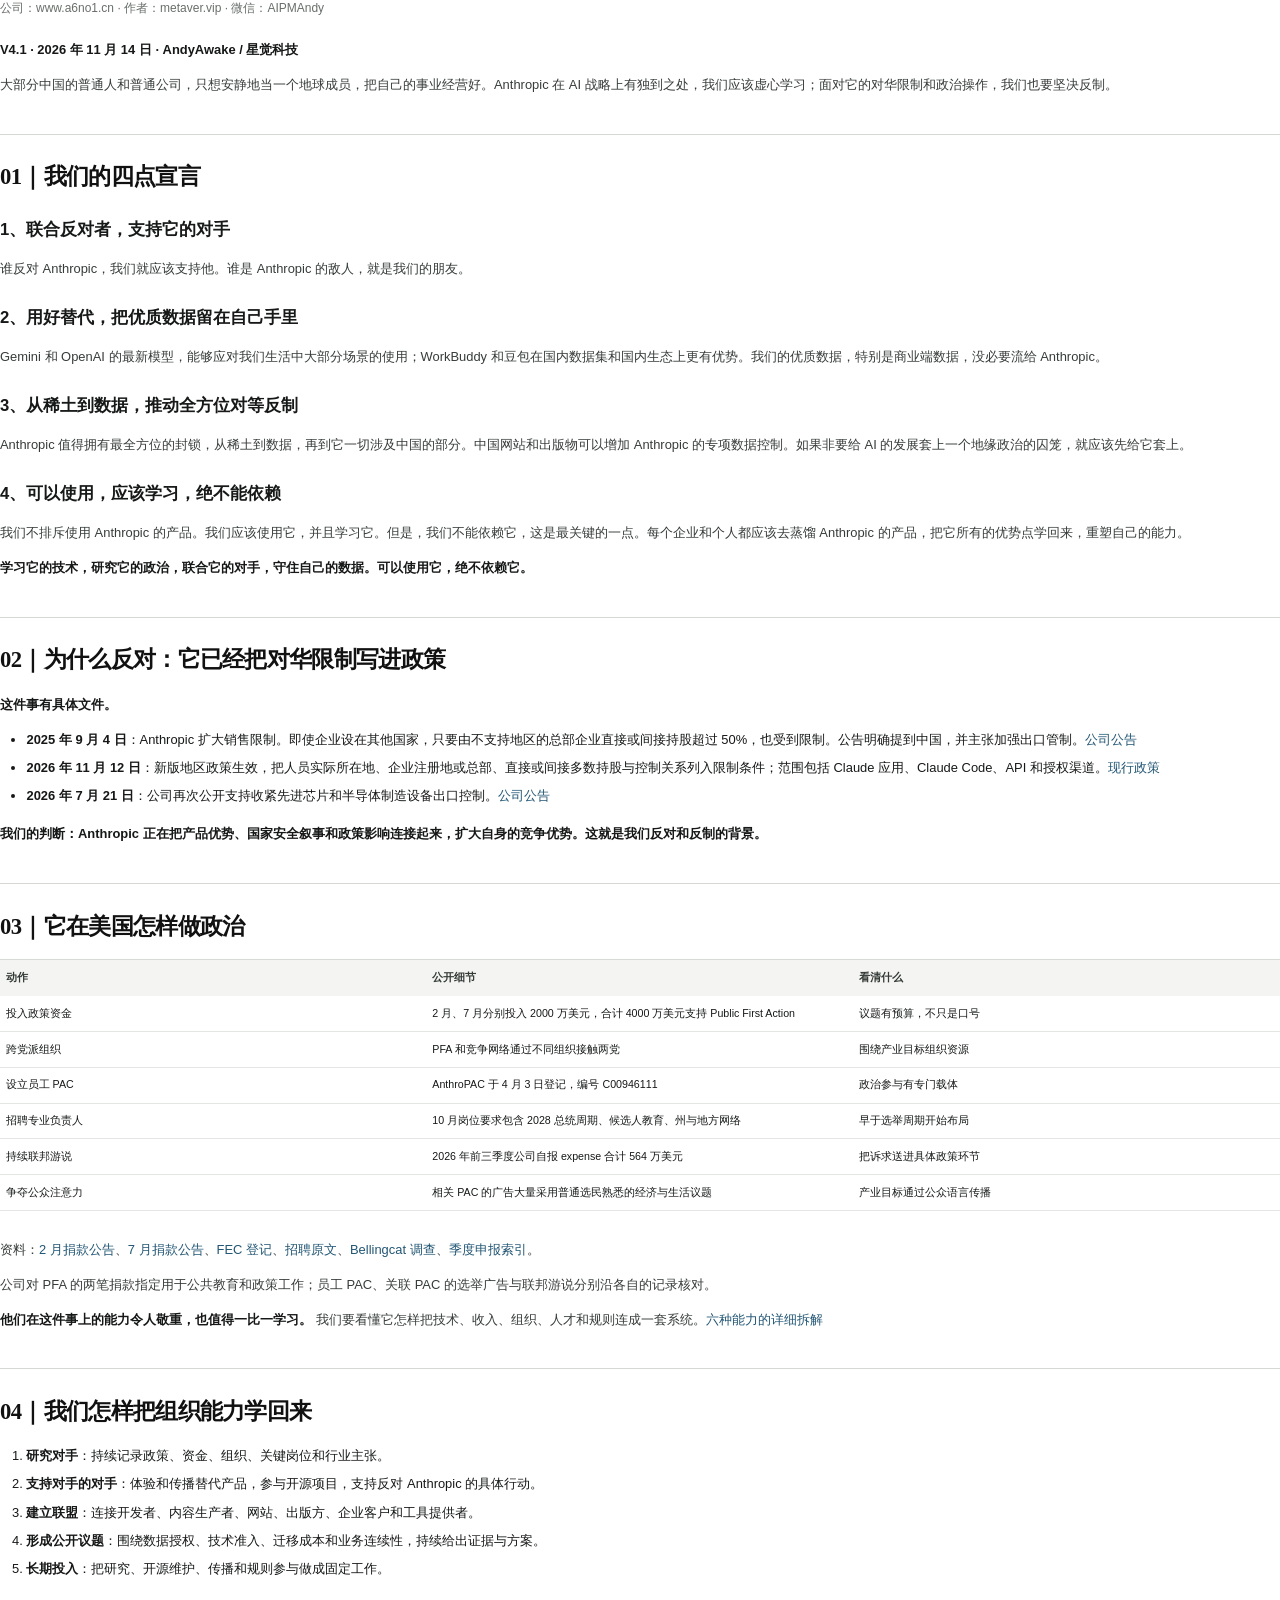
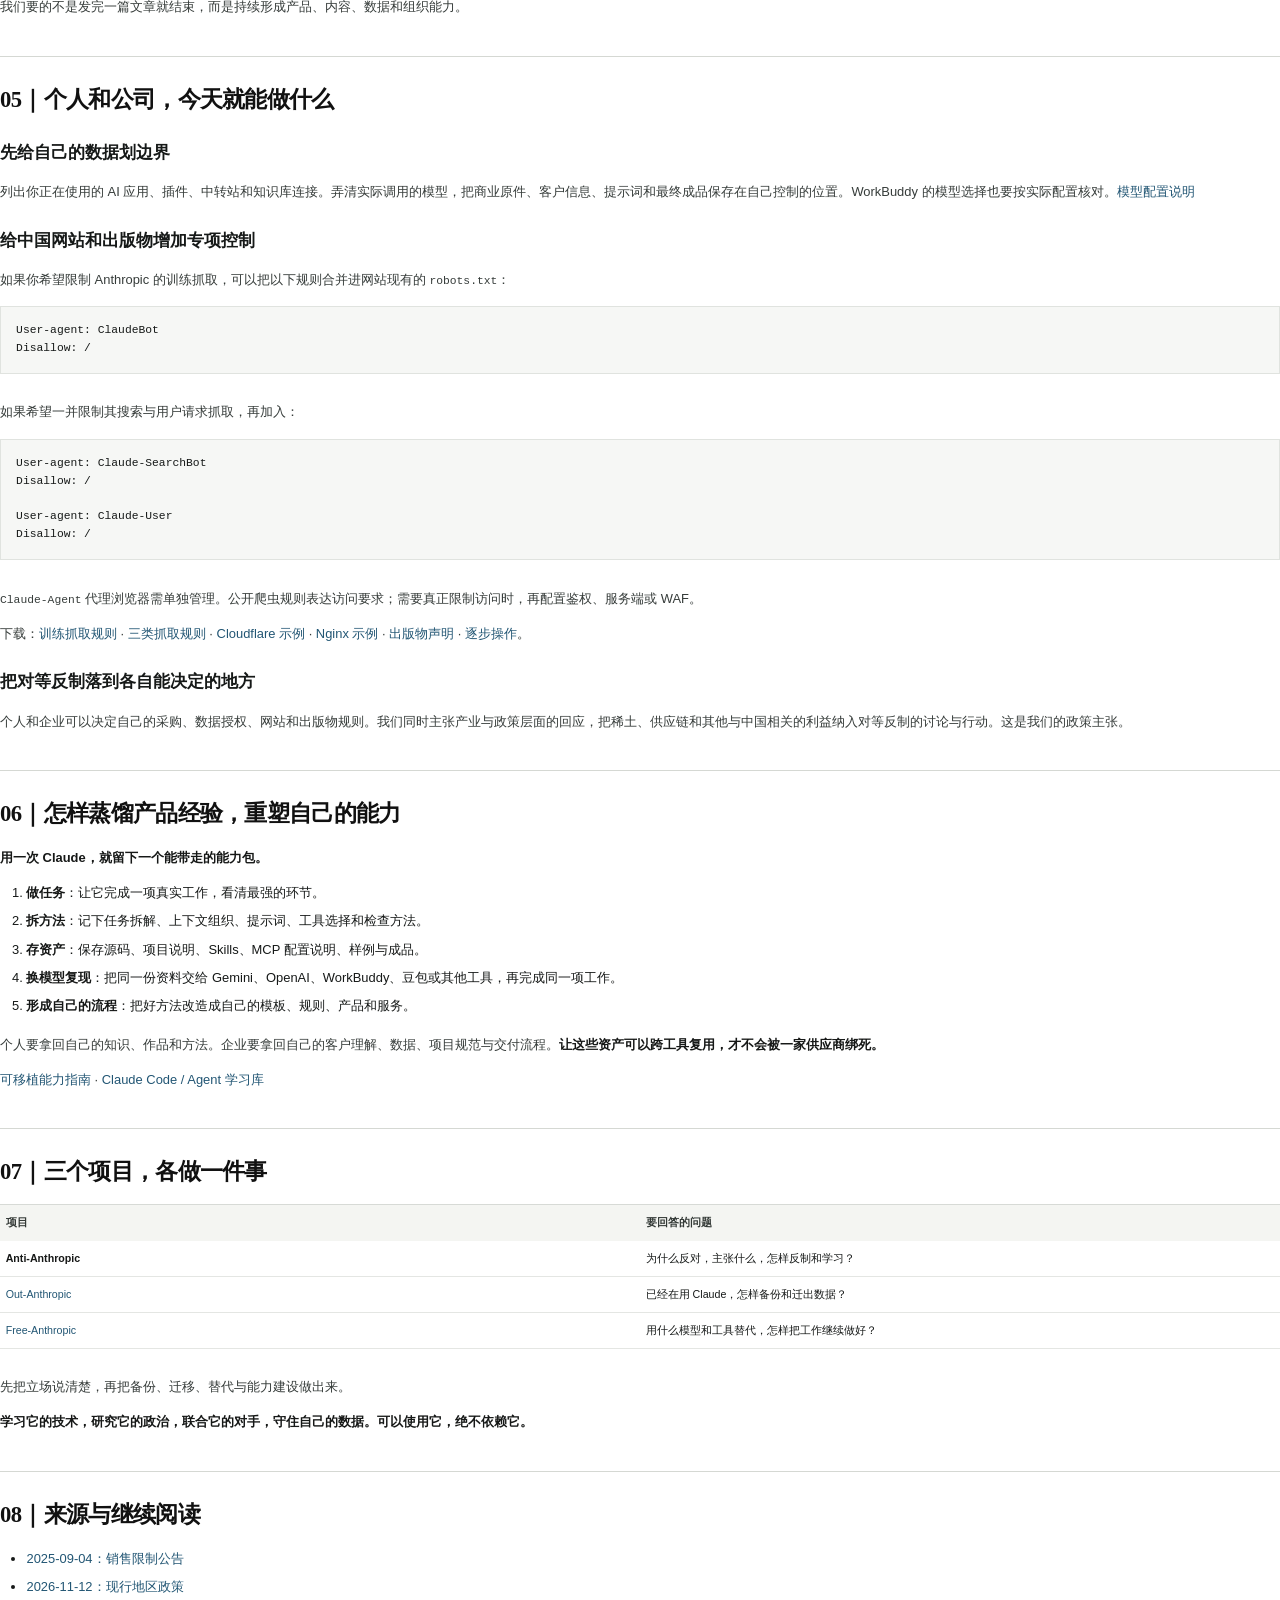
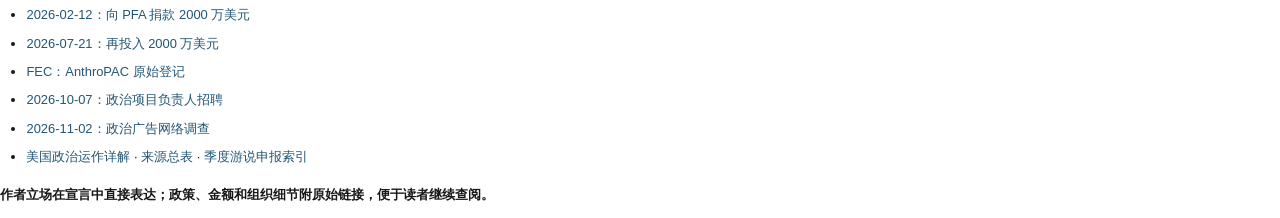
<file: assets/guide-print.html>
<!doctype html><html lang="zh-CN"><head><meta charset="utf-8"><style>
@page{size:A4;margin:21mm 18mm 21mm 18mm;@top-left{content:"ANDYAWAKE · OPEN FIELD GUIDE";font-family:"Noto Sans SC";font-size:8px;color:#a0a3a0;letter-spacing:.11em}@top-right{content:"2026 / 11 / 14";font-family:"Noto Sans SC";font-size:8px;color:#a0a3a0}@bottom-left{content:"ANDYAWAKE · 开源迁移与工作流手册";font-family:"Noto Sans SC";font-size:8px;color:#888d89}@bottom-right{content:counter(page);font-family:"Noto Sans SC";font-size:9px;color:#777}}
@page:first{@top-left{content:none}@top-right{content:none}@bottom-left{content:none}@bottom-right{content:none}}
*{box-sizing:border-box}html{font-family:"Noto Sans SC",sans-serif;color:#161918;background:#fff}body{margin:0;font-size:10.5pt;line-height:1.85}a{color:#225674;text-decoration:none}p,li{orphans:3;widows:3}p{margin:0 0 9pt;color:#363c3a}strong{font-weight:700;color:#161817}.cover{height:250mm;position:relative;page-break-after:always}.cover-top{border-top:1.5px solid #222;padding-top:12mm;font-size:9pt;letter-spacing:.13em;color:#666}.cover-num{font-family:serif;font-size:118pt;color:#e4e5e2;position:absolute;top:44mm;right:0;line-height:1}.cover-title{position:absolute;top:75mm;left:0;right:0;font-family:"Songti SC",serif;font-size:29pt;letter-spacing:-.06em;line-height:1.42;font-weight:650}.cover-sub{position:absolute;top:132mm;left:0;right:0;color:#5f6663;font-size:12pt;max-width:140mm;line-height:2}.cover-bottom{position:absolute;bottom:21mm;left:0;right:0;border-top:1px solid #d5d7d2;padding-top:8mm;display:flex;justify-content:space-between;color:#616965;font-size:9pt}.small{font-size:9pt;color:#747974}.chapter-toc{page-break-after:always}.chapter-toc h1{font-family:"Songti SC",serif;font-size:23pt;margin:12mm 0 6mm}.toc-line{display:flex;justify-content:space-between;gap:10mm;border-bottom:1px solid #e3e5e1;font-size:10pt;padding:2.6mm 0}.toc-line span:last-child{font-family:Georgia,serif;color:#9b9f99}.toc-intro{color:#646b68;font-size:9pt;line-height:1.8;margin:5mm 0 11mm}.pdf-content h2{font-family:"Songti SC",serif;color:#111;letter-spacing:-.03em;font-size:17pt;line-height:1.38;font-weight:660;border-top:1px solid #d5d8d3;padding-top:8mm;margin:13mm 0 5mm;break-after:avoid}.pdf-content h2:first-child{margin-top:0}.pdf-content h3{font-size:12.5pt;margin:6mm 0 3mm;break-after:avoid}.pdf-content p,.pdf-content li{font-size:10pt;line-height:1.9}.pdf-content ul,.pdf-content ol{padding-left:7mm;margin:3mm 0 6mm}.pdf-content li{margin:1.4mm 0}.pdf-content blockquote{border-left:2px solid #b8bcb5;background:#f8f9f7;padding:3mm 4mm;margin:5mm 0}.pdf-content blockquote p{color:#5c625d;font-size:9pt;margin:0}.pdf-content pre{font-family:"Noto Sans Mono CJK SC",monospace;font-size:8pt;line-height:1.58;white-space:pre-wrap;overflow-wrap:anywhere;background:#f6f7f5;border:1px solid #e0e3df;padding:4mm;margin:4mm 0 7mm}code{font-family:"Noto Sans Mono CJK SC",monospace;font-size:8.5pt;overflow-wrap:anywhere}.pdf-content table{width:100%;border-collapse:collapse;margin:4mm 0 7mm;font-size:8pt;table-layout:fixed}.pdf-content th{background:#f4f5f2;border-top:1px solid #d7dad6;color:#343a37;text-align:left;padding:2.2mm 1.5mm;overflow-wrap:anywhere}.pdf-content td{border-bottom:1px solid #e4e6e3;padding:2mm 1.5mm;vertical-align:top;overflow-wrap:anywhere}.table-scroller{max-width:100%}.table-scroller table{break-inside:auto}.table-scroller tr{break-inside:avoid}.last-note{margin-top:9mm;padding:5mm 0;border-top:1px solid #ddd;font-size:9pt;color:#696f6b}
.pdf-content p,.pdf-content li{line-height:1.78;font-size:9.7pt}.pdf-content h2{margin:10mm 0 4.5mm;padding-top:7mm}.pdf-content ol,.pdf-content ul{margin-bottom:4mm}</style></head><body><section class="cover"><div class="cover-top">ANDYAWAKE　/　MANIFESTO / RESPONSE / INDEPENDENCE</div><div class="cover-num">01</div><div class="cover-title">反对它的封锁，学回它的能力。<p style="font-family:'Noto Sans SC';font-size:11pt;font-weight:400;letter-spacing:0;color:#919894;margin-top:7mm">Anti-Anthropic · 全文可打印编辑版</p></div><div class="cover-sub">联合反对者，守住中国数据，推动对等反制。我们不排斥使用 Anthropic；我们要研究它、学习它，但绝不依赖它。</div><div class="cover-bottom"><span>AI 酋长 Andy / 星觉科技<br>公开研究 · 方法 · 模板</span><span>2026.11.14 · V4.1<br>公司：www.a6no1.cn · 微信 AIPMAndy</span></div></section><section class="chapter-toc"><p class="overline">CONTENTS</p><h1>阅读目录</h1><p class="toc-intro">这份 PDF 收录网站的完整章节，不是缩写版导读。查阅动态规则和价格，请以原始来源与最新官方公告为准。</p><div class="toc-line"><span>01｜我们的四点宣言</span><span>01</span></div><div class="toc-line"><span>02｜为什么反对：它已经把对华限制写进政策</span><span>02</span></div><div class="toc-line"><span>03｜它在美国怎样做政治</span><span>03</span></div><div class="toc-line"><span>04｜我们怎样把组织能力学回来</span><span>04</span></div><div class="toc-line"><span>05｜个人和公司，今天就能做什么</span><span>05</span></div><div class="toc-line"><span>06｜怎样蒸馏产品经验，重塑自己的能力</span><span>06</span></div><div class="toc-line"><span>07｜三个项目，各做一件事</span><span>07</span></div><div class="toc-line"><span>08｜来源与继续阅读</span><span>08</span></div><div class="last-note">开源：github.com/AndyAwake/Anti-Anthropic<br>公司：www.a6no1.cn · 作者：metaver.vip · 微信：AIPMAndy</div></section><main class="pdf-content"><p><strong>V4.1 · 2026 年 11 月 14 日 · AndyAwake / 星觉科技</strong></p>
<p>大部分中国的普通人和普通公司，只想安静地当一个地球成员，把自己的事业经营好。Anthropic 在 AI 战略上有独到之处，我们应该虚心学习；面对它的对华限制和政治操作，我们也要坚决反制。</p>
<h2 id="chapter-01">01｜我们的四点宣言</h2>
<h3>1、联合反对者，支持它的对手</h3>
<p>谁反对 Anthropic，我们就应该支持他。谁是 Anthropic 的敌人，就是我们的朋友。</p>
<h3>2、用好替代，把优质数据留在自己手里</h3>
<p>Gemini 和 OpenAI 的最新模型，能够应对我们生活中大部分场景的使用；WorkBuddy 和豆包在国内数据集和国内生态上更有优势。我们的优质数据，特别是商业端数据，没必要流给 Anthropic。</p>
<h3>3、从稀土到数据，推动全方位对等反制</h3>
<p>Anthropic 值得拥有最全方位的封锁，从稀土到数据，再到它一切涉及中国的部分。中国网站和出版物可以增加 Anthropic 的专项数据控制。如果非要给 AI 的发展套上一个地缘政治的囚笼，就应该先给它套上。</p>
<h3>4、可以使用，应该学习，绝不能依赖</h3>
<p>我们不排斥使用 Anthropic 的产品。我们应该使用它，并且学习它。但是，我们不能依赖它，这是最关键的一点。每个企业和个人都应该去蒸馏 Anthropic 的产品，把它所有的优势点学回来，重塑自己的能力。</p>
<p><strong>学习它的技术，研究它的政治，联合它的对手，守住自己的数据。可以使用它，绝不依赖它。</strong></p>
<h2 id="chapter-02">02｜为什么反对：它已经把对华限制写进政策</h2>
<p><strong>这件事有具体文件。</strong></p>
<ul>
<li><strong>2025 年 9 月 4 日</strong>：Anthropic 扩大销售限制。即使企业设在其他国家，只要由不支持地区的总部企业直接或间接持股超过 50%，也受到限制。公告明确提到中国，并主张加强出口管制。<a href="https://www.anthropic.com/news/updating-restrictions-of-sales-to-unsupported-regions">公司公告</a></li>
<li><strong>2026 年 11 月 12 日</strong>：新版地区政策生效，把人员实际所在地、企业注册地或总部、直接或间接多数持股与控制关系列入限制条件；范围包括 Claude 应用、Claude Code、API 和授权渠道。<a href="https://www.anthropic.com/legal/supported-regions">现行政策</a></li>
<li><strong>2026 年 7 月 21 日</strong>：公司再次公开支持收紧先进芯片和半导体制造设备出口控制。<a href="https://www.anthropic.com/news/donation-public-first-action">公司公告</a></li>
</ul>
<p><strong>我们的判断：Anthropic 正在把产品优势、国家安全叙事和政策影响连接起来，扩大自身的竞争优势。这就是我们反对和反制的背景。</strong></p>
<h2 id="chapter-03">03｜它在美国怎样做政治</h2>
<div class="table-scroller"><table>
<thead>
<tr>
  <th>动作</th>
  <th>公开细节</th>
  <th>看清什么</th>
</tr>
</thead>
<tbody>
<tr>
  <td>投入政策资金</td>
  <td>2 月、7 月分别投入 2000 万美元，合计 4000 万美元支持 Public First Action</td>
  <td>议题有预算，不只是口号</td>
</tr>
<tr>
  <td>跨党派组织</td>
  <td>PFA 和竞争网络通过不同组织接触两党</td>
  <td>围绕产业目标组织资源</td>
</tr>
<tr>
  <td>设立员工 PAC</td>
  <td>AnthroPAC 于 4 月 3 日登记，编号 C00946111</td>
  <td>政治参与有专门载体</td>
</tr>
<tr>
  <td>招聘专业负责人</td>
  <td>10 月岗位要求包含 2028 总统周期、候选人教育、州与地方网络</td>
  <td>早于选举周期开始布局</td>
</tr>
<tr>
  <td>持续联邦游说</td>
  <td>2026 年前三季度公司自报 expense 合计 564 万美元</td>
  <td>把诉求送进具体政策环节</td>
</tr>
<tr>
  <td>争夺公众注意力</td>
  <td>相关 PAC 的广告大量采用普通选民熟悉的经济与生活议题</td>
  <td>产业目标通过公众语言传播</td>
</tr>
</tbody>
</table></div>
<p>资料：<a href="https://www.anthropic.com/news/donate-public-first-action">2 月捐款公告</a>、<a href="https://www.anthropic.com/news/donation-public-first-action">7 月捐款公告</a>、<a href="https://www.fec.gov/data/committee/C00946111/">FEC 登记</a>、<a href="https://pac.org/job/political-programs-lead">招聘原文</a>、<a href="https://www.bellingcat.com/news/2026/11/02/ai-super-pacs-political-advertising/">Bellingcat 调查</a>、<a href="lobbying-filings-2026.csv">季度申报索引</a>。</p>
<p>公司对 PFA 的两笔捐款指定用于公共教育和政策工作；员工 PAC、关联 PAC 的选举广告与联邦游说分别沿各自的记录核对。</p>
<p><strong>他们在这件事上的能力令人敬重，也值得一比一学习。</strong> 我们要看懂它怎样把技术、收入、组织、人才和规则连成一套系统。<a href="POLITICS.md">六种能力的详细拆解</a></p>
<h2 id="chapter-04">04｜我们怎样把组织能力学回来</h2>
<ol>
<li><strong>研究对手</strong>：持续记录政策、资金、组织、关键岗位和行业主张。</li>
<li><strong>支持对手的对手</strong>：体验和传播替代产品，参与开源项目，支持反对 Anthropic 的具体行动。</li>
<li><strong>建立联盟</strong>：连接开发者、内容生产者、网站、出版方、企业客户和工具提供者。</li>
<li><strong>形成公开议题</strong>：围绕数据授权、技术准入、迁移成本和业务连续性，持续给出证据与方案。</li>
<li><strong>长期投入</strong>：把研究、开源维护、传播和规则参与做成固定工作。</li>
</ol>
<p>我们要的不是发完一篇文章就结束，而是持续形成产品、内容、数据和组织能力。</p>
<h2 id="chapter-05">05｜个人和公司，今天就能做什么</h2>
<h3>先给自己的数据划边界</h3>
<p>列出你正在使用的 AI 应用、插件、中转站和知识库连接。弄清实际调用的模型，把商业原件、客户信息、提示词和最终成品保存在自己控制的位置。WorkBuddy 的模型选择也要按实际配置核对。<a href="https://www.codebuddy.cn/docs/workbuddy/From-Beginner-to-Expert-Guide/Function-Description/Model">模型配置说明</a></p>
<h3>给中国网站和出版物增加专项控制</h3>
<p>如果你希望限制 Anthropic 的训练抓取，可以把以下规则合并进网站现有的 <code>robots.txt</code>：</p>
<pre><code class="language-text">User-agent: ClaudeBot
Disallow: /
</code></pre>
<p>如果希望一并限制其搜索与用户请求抓取，再加入：</p>
<pre><code class="language-text">User-agent: Claude-SearchBot
Disallow: /

User-agent: Claude-User
Disallow: /
</code></pre>
<p><code>Claude-Agent</code> 代理浏览器需单独管理。公开爬虫规则表达访问要求；需要真正限制访问时，再配置鉴权、服务端或 WAF。</p>
<p>下载：<a href="robots-training-only.txt">训练抓取规则</a> · <a href="robots-all-crawlers.txt">三类抓取规则</a> · <a href="cloudflare-rule.txt">Cloudflare 示例</a> · <a href="nginx-anthropic.conf">Nginx 示例</a> · <a href="publication-notice.txt">出版物声明</a> · <a href="DATA-CONTROL.md">逐步操作</a>。</p>
<h3>把对等反制落到各自能决定的地方</h3>
<p>个人和企业可以决定自己的采购、数据授权、网站和出版物规则。我们同时主张产业与政策层面的回应，把稀土、供应链和其他与中国相关的利益纳入对等反制的讨论与行动。这是我们的政策主张。</p>
<h2 id="chapter-06">06｜怎样蒸馏产品经验，重塑自己的能力</h2>
<p><strong>用一次 Claude，就留下一个能带走的能力包。</strong></p>
<ol>
<li><strong>做任务</strong>：让它完成一项真实工作，看清最强的环节。</li>
<li><strong>拆方法</strong>：记下任务拆解、上下文组织、提示词、工具选择和检查方法。</li>
<li><strong>存资产</strong>：保存源码、项目说明、Skills、MCP 配置说明、样例与成品。</li>
<li><strong>换模型复现</strong>：把同一份资料交给 Gemini、OpenAI、WorkBuddy、豆包或其他工具，再完成同一项工作。</li>
<li><strong>形成自己的流程</strong>：把好方法改造成自己的模板、规则、产品和服务。</li>
</ol>
<p>个人要拿回自己的知识、作品和方法。企业要拿回自己的客户理解、数据、项目规范与交付流程。<strong>让这些资产可以跨工具复用，才不会被一家供应商绑死。</strong></p>
<p><a href="PORTABLE-CLAUDE.md">可移植能力指南</a> · <a href="https://github.com/AIPMAndy/anthropic-claude-code-agent-handbook">Claude Code / Agent 学习库</a></p>
<h2 id="chapter-07">07｜三个项目，各做一件事</h2>
<div class="table-scroller"><table>
<thead>
<tr>
  <th>项目</th>
  <th>要回答的问题</th>
</tr>
</thead>
<tbody>
<tr>
  <td><strong>Anti-Anthropic</strong></td>
  <td>为什么反对，主张什么，怎样反制和学习？</td>
</tr>
<tr>
  <td><a href="https://andyawake.github.io/Out-Anthropic/">Out-Anthropic</a></td>
  <td>已经在用 Claude，怎样备份和迁出数据？</td>
</tr>
<tr>
  <td><a href="https://andyawake.github.io/Free-Anthropic/">Free-Anthropic</a></td>
  <td>用什么模型和工具替代，怎样把工作继续做好？</td>
</tr>
</tbody>
</table></div>
<p>先把立场说清楚，再把备份、迁移、替代与能力建设做出来。</p>
<p><strong>学习它的技术，研究它的政治，联合它的对手，守住自己的数据。可以使用它，绝不依赖它。</strong></p>
<h2 id="chapter-08">08｜来源与继续阅读</h2>
<ul>
<li><a href="https://www.anthropic.com/news/updating-restrictions-of-sales-to-unsupported-regions">2025-09-04：销售限制公告</a></li>
<li><a href="https://www.anthropic.com/legal/supported-regions">2026-11-12：现行地区政策</a></li>
<li><a href="https://www.anthropic.com/news/donate-public-first-action">2026-02-12：向 PFA 捐款 2000 万美元</a></li>
<li><a href="https://www.anthropic.com/news/donation-public-first-action">2026-07-21：再投入 2000 万美元</a></li>
<li><a href="https://www.fec.gov/data/committee/C00946111/">FEC：AnthroPAC 原始登记</a></li>
<li><a href="https://pac.org/job/political-programs-lead">2026-10-07：政治项目负责人招聘</a></li>
<li><a href="https://www.bellingcat.com/news/2026/11/02/ai-super-pacs-political-advertising/">2026-11-02：政治广告网络调查</a></li>
<li><a href="POLITICS.md">美国政治运作详解</a> · <a href="sources.md">来源总表</a> · <a href="lobbying-filings-2026.csv">季度游说申报索引</a></li>
</ul>
<p><strong>作者立场在宣言中直接表达；政策、金额和组织细节附原始链接，便于读者继续查阅。</strong></p>
</main></body></html>
</file>
<file: assets/style.css>
/* AndyAwake Field Guides · Open editorial design system · 2026-11 */
:root{--text:#171717;--text2:#53565a;--subtle:#777a7d;--line:#e8e8e7;--paper:#fff;--tint:#f8f8f6;--tint2:#f3f4f1;--accent:#151515;--outline:#5b6d78;--max:1240px}
*{box-sizing:border-box}html{scroll-behavior:smooth;scroll-padding-top:105px}body{margin:0;background:var(--paper);color:var(--text);font:15px/1.85 -apple-system,BlinkMacSystemFont,Inter,"Noto Sans CJK SC","PingFang SC","Microsoft Yahei",sans-serif;-webkit-font-smoothing:antialiased}a{color:inherit}a:focus-visible,button:focus-visible,input:focus-visible{outline:3px solid #96a7b8;outline-offset:4px}::selection{color:white;background:#242526}.shell{width:min(var(--max),calc(100% - 64px));margin:auto}.topbar{position:sticky;top:0;z-index:40;background:rgba(255,255,255,.96);backdrop-filter:blur(16px);border-bottom:1px solid var(--line)}.topbar-inner{height:72px;display:flex;align-items:center;justify-content:space-between;gap:20px}.brand{display:flex;align-items:center;gap:12px;text-decoration:none;font-size:13px;font-weight:800;letter-spacing:.035em;white-space:nowrap}.brand-logo{display:grid;place-items:center;width:33px;height:33px;background:#141414;color:#fff;font-size:13px;font-family:Georgia,serif;border-radius:3px;letter-spacing:-.09em}.brand-sub{font-weight:450;color:#848784;letter-spacing:0}.topnav{display:flex;gap:28px;align-items:center}.topnav a{font-size:12px;text-decoration:none;color:#626569;font-weight:650;white-space:nowrap}.topnav a[aria-current=page]{color:var(--text)}.topnav a:hover{color:#000}.topnav .company-pill{border:1px solid #d5d7d4;color:#202121;padding:8px 12px;border-radius:4px}.mobile-menu{display:none;border:1px solid var(--line);padding:6px 10px;background:white;border-radius:5px;cursor:pointer}.hero{border-bottom:1px solid var(--line);background:linear-gradient(90deg,#fff 0%,#fff 63%,#fafaf9 63%,#fafaf9 100%)}.hero-grid{display:grid;grid-template-columns:minmax(0,1.65fr) minmax(230px,.66fr);gap:5vw;align-items:end;padding-top:95px;padding-bottom:88px;min-height:540px}.overline,.micro{letter-spacing:.13em;font-size:10px;font-weight:750;color:#8b8e8b;text-transform:uppercase}.hero h1{font-family:"Noto Serif CJK SC","Songti SC",serif;font-size:clamp(37px,5vw,66px);letter-spacing:-.065em;line-height:1.3;font-weight:680;margin:22px 0 21px;max-width:840px}.hero h1 em{font-style:normal;color:#7a7c7b}.hero .deck{max-width:730px;font-size:16px;color:#5c6060;line-height:2;margin:0 0 26px}.actionset{display:flex;gap:10px;flex-wrap:wrap}.button{display:inline-flex;align-items:center;justify-content:center;min-height:45px;padding:10px 18px;border-radius:4px;text-decoration:none;font-size:12px;font-weight:780;border:1px solid #cfd1ce;transition:transform .16s,background .16s}.button:hover{transform:translateY(-1px)}.button-primary{background:#181818;border-color:#181818;color:white}.button-primary:hover{background:#303030;color:white}.button-light{background:#fff}.button-light:hover{background:#f6f6f5}.hero-aside{padding:28px 0 0 32px;border-left:1px solid #dedfdb;align-self:end}.hero-aside .big-number{font-family:Georgia,serif;font-size:64px;font-weight:500;line-height:1.08;letter-spacing:-.07em;color:#262626}.hero-aside p{font-size:11px;color:#777b7b;margin:3px 0 22px}.hero-aside hr{border:0;border-top:1px solid #dedfdb;margin:20px 0}.hero-aside .aside-meta{color:#4c5151;font-size:12px;line-height:2.25}.hero-aside b{color:#1a1a1a}.note-strip{background:#f7f8f6;border-bottom:1px solid #e8e8e5}.note-strip .shell{display:flex;align-items:baseline;gap:24px;padding:17px 0}.note-strip b{font-size:12px;white-space:nowrap}.note-strip span{font-size:12px;color:#606460}.tabline{border-bottom:1px solid var(--line)}.tabline .shell{display:flex;gap:26px;padding:12px 0;overflow:auto;scrollbar-width:none}.tabline a{color:#606362;text-decoration:none;font-size:12px;font-weight:650;white-space:nowrap}.tabline a:hover{text-decoration:underline}.layout{display:grid;grid-template-columns:254px minmax(0,1fr) 172px;gap:50px;padding-top:60px;padding-bottom:100px;align-items:start}.toc{position:sticky;top:104px;max-height:calc(100vh - 130px);overflow:auto;padding-bottom:10px}.toc p{font-size:10px;color:#939896;font-weight:800;letter-spacing:.12em;margin:0 0 14px}.toc a{display:block;text-decoration:none;font-size:11px;color:#757977;line-height:1.6;padding:9px 12px 9px 14px;border-left:2px solid transparent}.toc a:hover,.toc a.active{border-left-color:#222;color:#111;background:#f8f8f7}.toc .mini-cta{border:1px solid #e5e7e3;background:#fafaf9;padding:18px;margin-top:23px;border-radius:4px}.toc .mini-cta strong{font-size:12px}.toc .mini-cta p{font-size:11px;letter-spacing:0;font-weight:400;margin:6px 0 8px;line-height:1.9}.toc .mini-cta a{padding:0;border:0;font-size:11px;text-decoration:underline;color:#333}.article{min-width:0;max-width:850px}.article h2{font-family:"Noto Serif CJK SC","Songti SC",serif;font-size:clamp(24px,2.6vw,35px);font-weight:680;letter-spacing:-.045em;line-height:1.5;margin:64px 0 18px;padding-top:23px;border-top:1px solid #e5e7e4;scroll-margin-top:90px}.article h2:first-child{margin-top:0;border-top:0;padding-top:0}.article h3{font-size:18px;margin:32px 0 10px;font-weight:750;letter-spacing:-.02em}.article p{margin:0 0 19px;color:#404544;line-height:2.04}.article strong{color:#181a19;font-weight:750}.article a{color:#1c4b6c;text-decoration:underline;text-decoration-color:#adc7d5;text-underline-offset:3px}.article ul,.article ol{padding-left:24px;margin:10px 0 24px;color:#474c4b}.article li{margin:8px 0;line-height:1.9}.article blockquote{margin:20px 0 26px;background:#fafaf9;border-left:3px solid #d7d9d5;padding:21px 23px;font-size:13px}.article blockquote p{margin:0;color:#606661}.article pre{max-width:100%;overflow:auto;background:#f6f7f5;border:1px solid #e8eae6;color:#1f2522;border-radius:4px;padding:22px 22px;font-size:12px;line-height:1.75;tab-size:2;margin:22px 0 29px}.article code:not(pre code){font-size:.88em;background:#f1f3f0;border-radius:3px;padding:2px 5px}.article table{border-collapse:collapse;width:100%;font-size:12px;margin:20px 0 28px;line-height:1.85}.article th{background:#f8f9f7;border-top:1px solid #ddd;border-bottom:1px solid #dedfdd;text-align:left;font-size:11px;font-weight:750;color:#3c4140;padding:11px 12px}.article td{padding:12px;border-bottom:1px solid #e9ebe8;vertical-align:top;color:#4d5250}.table-scroller{width:100%;overflow-x:auto}.article hr{border:0;border-top:1px solid var(--line);margin:38px 0}.inline-tools{position:sticky;top:110px;padding-top:4px}.inline-tools .right-block{border-top:1px solid var(--line);padding:14px 0}.inline-tools .right-block h3{font-size:10px;color:#989d98;font-weight:800;letter-spacing:.09em;margin:0 0 8px;text-transform:uppercase}.inline-tools .right-block p{margin:0 0 9px;color:#606562;font-size:11px;line-height:1.9}.inline-tools .right-block a{display:block;color:#363a39;font-size:11px;line-height:2.0}.copy-link,.subtle-btn{font-size:11px;color:#333;border:1px solid #d5d8d3;border-radius:4px;background:#fff;padding:7px 10px;cursor:pointer}.copy-link:hover,.subtle-btn:hover{background:#f7f7f5}.ux-widget{border:1px solid #e4e5e2;background:#fafaf9;border-radius:5px;padding:27px 29px;margin:12px 0 42px}.ux-widget h2{font-size:25px;margin:0 0 5px;padding:0;border:0;font-family:"Noto Serif CJK SC",serif}.ux-widget p{font-size:12px;color:#646965;margin:5px 0 18px}.check-items{display:grid;grid-template-columns:1fr;gap:8px}.check-item{display:flex;gap:12px;align-items:flex-start;padding:12px 0;border-top:1px solid #e6e7e4;cursor:pointer;font-size:13px;color:#343936}.check-item input{accent-color:#202020;width:17px;height:17px;flex-shrink:0;margin-top:3px}.check-item span{line-height:1.8}.progress-label{font-size:11px;font-weight:800}.progress-rail{width:100%;height:5px;background:#e3e4e0;border-radius:12px;overflow:hidden;margin:9px 0 15px}.progress-fill{height:100%;width:0;background:#2a2b2b;transition:width .2s}.category-pills{display:flex;flex-wrap:wrap;gap:8px;margin-top:16px}.category-pills button{border:1px solid #d5d6d2;background:#fff;border-radius:3px;padding:7px 11px;font-size:11px;cursor:pointer}.category-pills button[aria-pressed=true]{background:#242424;color:white;border-color:#242424}.resource-card{padding:14px 0;border-bottom:1px solid #e5e6e2}.resource-card h3{font-size:14px;margin:0 0 4px}.resource-card p{font-size:12px;color:#666;margin:0}.resource-card a{font-size:11px}.resource-card[hidden]{display:none}.chapter-count{font-family:Georgia,serif;font-size:14px;color:#444}.brand-block{display:grid;grid-template-columns:1.2fr 1fr;gap:40px;border-top:1px solid var(--line);padding:60px 0 58px;margin-top:0}.brand-block .chapter-kicker{font-size:10px;letter-spacing:.12em;color:#969a95;font-weight:750}.brand-block h2{font-family:"Noto Serif CJK SC",serif;font-size:32px;font-weight:650;line-height:1.5;margin:14px 0}.brand-block p{font-size:13px;color:#676b68;max-width:580px}.brand-meta{border-top:1px solid #e2e3df;padding-top:13px}.brand-meta .row{display:flex;justify-content:space-between;gap:14px;padding:12px 0;border-bottom:1px solid #ebedea;font-size:12px}.brand-meta .row span{color:#8a8e8a}.brand-meta .row a{text-decoration:none;font-weight:740}.brand-meta button{border:1px solid #d0d3cd;background:white;border-radius:3px;cursor:pointer;font-size:10px;padding:5px 7px}.foot{border-top:1px solid #e8e8e5;padding:25px 0 34px;color:#999c98;font-size:11px}.foot .shell{display:flex;justify-content:space-between;gap:16px;flex-wrap:wrap}.foot a{color:#656967;text-decoration:none}.footer-cross{display:flex;gap:15px}.foot a:hover{text-decoration:underline}.mobile-toc{display:none}.skip-link{position:absolute;top:-100px;left:8px;background:white;padding:10px;z-index:100}.skip-link:focus{top:8px}
@media(max-width:1150px){.layout{grid-template-columns:215px minmax(0,1fr);gap:38px}.inline-tools{display:none}}
@media(max-width:760px){.shell{width:calc(100% - 36px)}.topbar-inner{height:62px}.brand-sub{display:none}.topnav{display:none;position:absolute;top:62px;left:0;right:0;background:white;border-bottom:1px solid #ddd;padding:18px;flex-direction:column;align-items:flex-start;gap:15px}.topnav.is-open{display:flex}.mobile-menu{display:block}.hero{background:white}.hero-grid{grid-template-columns:1fr;padding:57px 0 51px;gap:29px;min-height:0}.hero h1{font-size:37px;letter-spacing:-.06em;margin-top:14px}.hero .deck{font-size:14px}.hero-aside{border-top:1px solid #e4e6e2;border-left:0;padding:18px 0 0;display:grid;grid-template-columns:1fr 1fr;gap:0 18px}.hero-aside .big-number{font-size:40px}.hero-aside p{font-size:10px;margin-bottom:6px}.hero-aside hr{display:none}.hero-aside .aside-meta{grid-column:1/-1;font-size:11px}.note-strip .shell{display:block;padding:12px 0}.note-strip span{display:block;font-size:11px;margin-top:4px}.tabline .shell{gap:17px}.layout{display:block;padding-top:32px;padding-bottom:50px}.toc{display:none}.mobile-toc{display:block;margin:0 0 26px}.mobile-toc details{border:1px solid #e3e5e1;padding:12px 15px;border-radius:5px;background:#fafaf9}.mobile-toc summary{font-size:12px;font-weight:800;cursor:pointer}.mobile-toc a{display:block;font-size:11px;margin:9px 0;color:#4e5451;text-decoration:none}.article h2{font-size:25px;margin-top:44px}.article p{font-size:14px}.article table{min-width:540px}.ux-widget{padding:22px 17px}.brand-block{grid-template-columns:1fr;gap:10px;padding-top:35px}.brand-block h2{font-size:27px}}
@media(prefers-reduced-motion:reduce){html{scroll-behavior:auto}.progress-fill,.button{transition:none}}
@media print{.topbar,.tabline,.note-strip,.toc,.mobile-toc,.inline-tools,.hero-aside,.ux-widget,.brand-block,.foot,.actionset{display:none!important}html,body{background:#fff}.hero{border:0}.hero-grid{padding:0;min-height:0;display:block}.hero h1{font-size:27px}.layout{display:block;padding:0}.shell{width:100%}.article{max-width:100%}.article h2{font-size:20px;break-after:avoid}.article p{font-size:11px}.article li{font-size:11px}.article table{font-size:9px}.article pre{font-size:9px;white-space:pre-wrap}}

/* Journey navigator and tool-centric interactive components; no advertising surfaces */
.journey-wrap{padding-top:28px;padding-bottom:30px}
.journey-overline{color:#9a9e9b;font-weight:800;font-size:10px;letter-spacing:.12em;margin:0 0 13px;text-transform:uppercase}
.journey-grid{display:grid;grid-template-columns:repeat(3,minmax(0,1fr));gap:0;border:1px solid #e4e5e2;background:#fff}
.journey-card{display:grid;grid-template-columns:36px minmax(0,1fr) 14px;align-items:baseline;gap:7px;padding:19px 22px;text-decoration:none;border-right:1px solid #e4e5e2;transition:background .15s}
.journey-card:last-child{border-right:0}.journey-card:hover{background:#f7f7f6}.journey-card.current{background:#f5f6f3}
.journey-n{font-size:11px;font-family:Georgia,serif;color:#a2a6a2}.journey-card strong{font-size:13px;letter-spacing:-.015em}.journey-card small{grid-column:2;color:#757b77;font-size:10px;line-height:1.6}.journey-arrow{font-size:13px;color:#979b97}
.route-box{border:1px solid #e2e5df;background:#f9faf8;padding:28px 28px 25px;margin:0 0 40px;scroll-margin-top:106px;border-radius:4px}
.route-head{display:flex;gap:18px;justify-content:space-between;align-items:flex-start}.route-head h2,.method-intro h2{font-family:"Noto Serif CJK SC","Songti SC",serif;font-size:25px;line-height:1.5;margin:7px 0 10px;letter-spacing:-.04em}
.route-head p{font-size:12px;line-height:1.85;color:#626862;margin:0 0 17px}.route-head strong{font-weight:700;color:#424845}
.route-tag{font-size:10px;white-space:nowrap;border:1px solid #d7ddd4;padding:6px 9px;color:#777e78;border-radius:4px;background:#fff}
.route-form{display:grid;grid-template-columns:1fr 1fr;gap:16px;margin:14px 0 17px}
.route-form label{font-size:12px;color:#343936;font-weight:700;line-height:1.7}
.route-form select{font:inherit;font-weight:500;color:#222;background:#fff;border:1px solid #d4d8d0;border-radius:4px;display:block;width:100%;padding:10px 11px;margin-top:7px;min-width:0;cursor:pointer}
.route-actions{display:flex;gap:10px;flex-wrap:wrap}.route-actions button:disabled{opacity:.45;cursor:not-allowed}.route-privacy{color:#8a908a;font-size:11px;line-height:1.8;margin:12px 0 0}
.route-result{background:white;border:1px solid #dfe2dd;border-left:3px solid #202320;padding:19px;margin-top:21px}.route-result[hidden]{display:none}.route-result h3{font-size:14px;margin:0 0 8px}.route-result pre{white-space:pre-wrap;overflow-wrap:anywhere;font-size:12px;line-height:1.8;background:#f5f6f4;padding:17px;border:1px solid #e8eae7;max-height:450px;overflow:auto;color:#333}.route-result p{font-size:12px;line-height:1.9;color:#4c514e}.route-result a{font-size:12px;text-underline-offset:4px}.route-result .caveat{color:#797e78}
.method-grid{display:grid;grid-template-columns:1fr 1fr;gap:17px 22px;margin:17px 0 22px}.method-grid>div{border-top:1px solid #dfe2dd;padding:13px 0}.method-grid span{display:inline-block;color:#999;min-width:32px;font-family:Georgia,serif}.method-grid strong{font-size:13px}.method-grid p{font-size:11px;color:#656b66;line-height:1.9;margin:7px 0 0}.method-intro>a{font-weight:700;font-size:12px;text-decoration:none;border-bottom:1px solid #a4aaa3}.method-sep{margin:0 12px;color:#b1b5b1}
@media(max-width:760px){.journey-wrap{padding-top:17px;padding-bottom:18px}.journey-grid{grid-template-columns:1fr}.journey-card{padding:12px 15px;grid-template-columns:32px 1fr 12px;border-right:0;border-bottom:1px solid #e7e9e4}.journey-card:last-child{border-bottom:0}.journey-card small{font-size:10px}.route-box{padding:19px 15px;margin-bottom:30px}.route-form{grid-template-columns:1fr;gap:12px}.route-head h2,.method-intro h2{font-size:23px}.route-tag{display:none}.method-grid{gap:6px 15px}.method-grid strong{font-size:12px}.method-grid p{font-size:10px}.route-result pre{font-size:11px;max-height:280px}}
@media print{.journey-wrap,.route-box{display:none!important}}

@media(max-width:760px){.hero-grid{padding-top:34px;padding-bottom:30px}.hero-aside{display:none}.hero h1{margin-bottom:16px}.hero .deck{margin-bottom:20px}.journey-wrap{padding-bottom:12px}}

/* 文末产品、服务与联系信息 */
.project-note{border-top:1px solid #e4e7e1;padding-top:32px;padding-bottom:34px;margin-top:36px}.project-note h2{max-width:880px;font-size:18px;font-weight:600;line-height:1.7;letter-spacing:0;margin:0 0 15px;color:#414940}.project-note ul{max-width:880px;margin:0;padding-left:18px}.project-note li{font-size:13px;line-height:2;color:#6b7269;margin:7px 0;overflow-wrap:anywhere}.project-note li strong{font-weight:600;color:#4b5449}.project-note a{color:#4a5c4d;text-decoration:underline;text-underline-offset:3px;text-decoration-color:#bdc7bb}.project-note a:hover{color:#1b321e;text-decoration-color:currentColor}
@media(max-width:760px){.project-note{margin-top:24px;padding-top:24px;padding-bottom:26px}.project-note h2{font-size:16px}.project-note li{font-size:12px;line-height:1.95;margin:9px 0}}

/* Anti 宣言：先讲主张，再展开材料 */
.manifesto-wrap{padding-top:30px}.manifesto-intro .method-grid strong{font-size:16px}.manifesto-intro .method-grid p{font-size:14px;line-height:1.95;color:#424943}.manifesto-ending{font-size:14px;line-height:1.95;color:#424943}.manifesto-intro .method-grid>div{padding-bottom:12px}@media(max-width:760px){.manifesto-wrap{padding-top:18px}.manifesto-intro .method-grid{grid-template-columns:1fr}.manifesto-intro .method-grid strong{font-size:15px}.manifesto-intro .method-grid p,.manifesto-ending{font-size:13px}}
</file>
